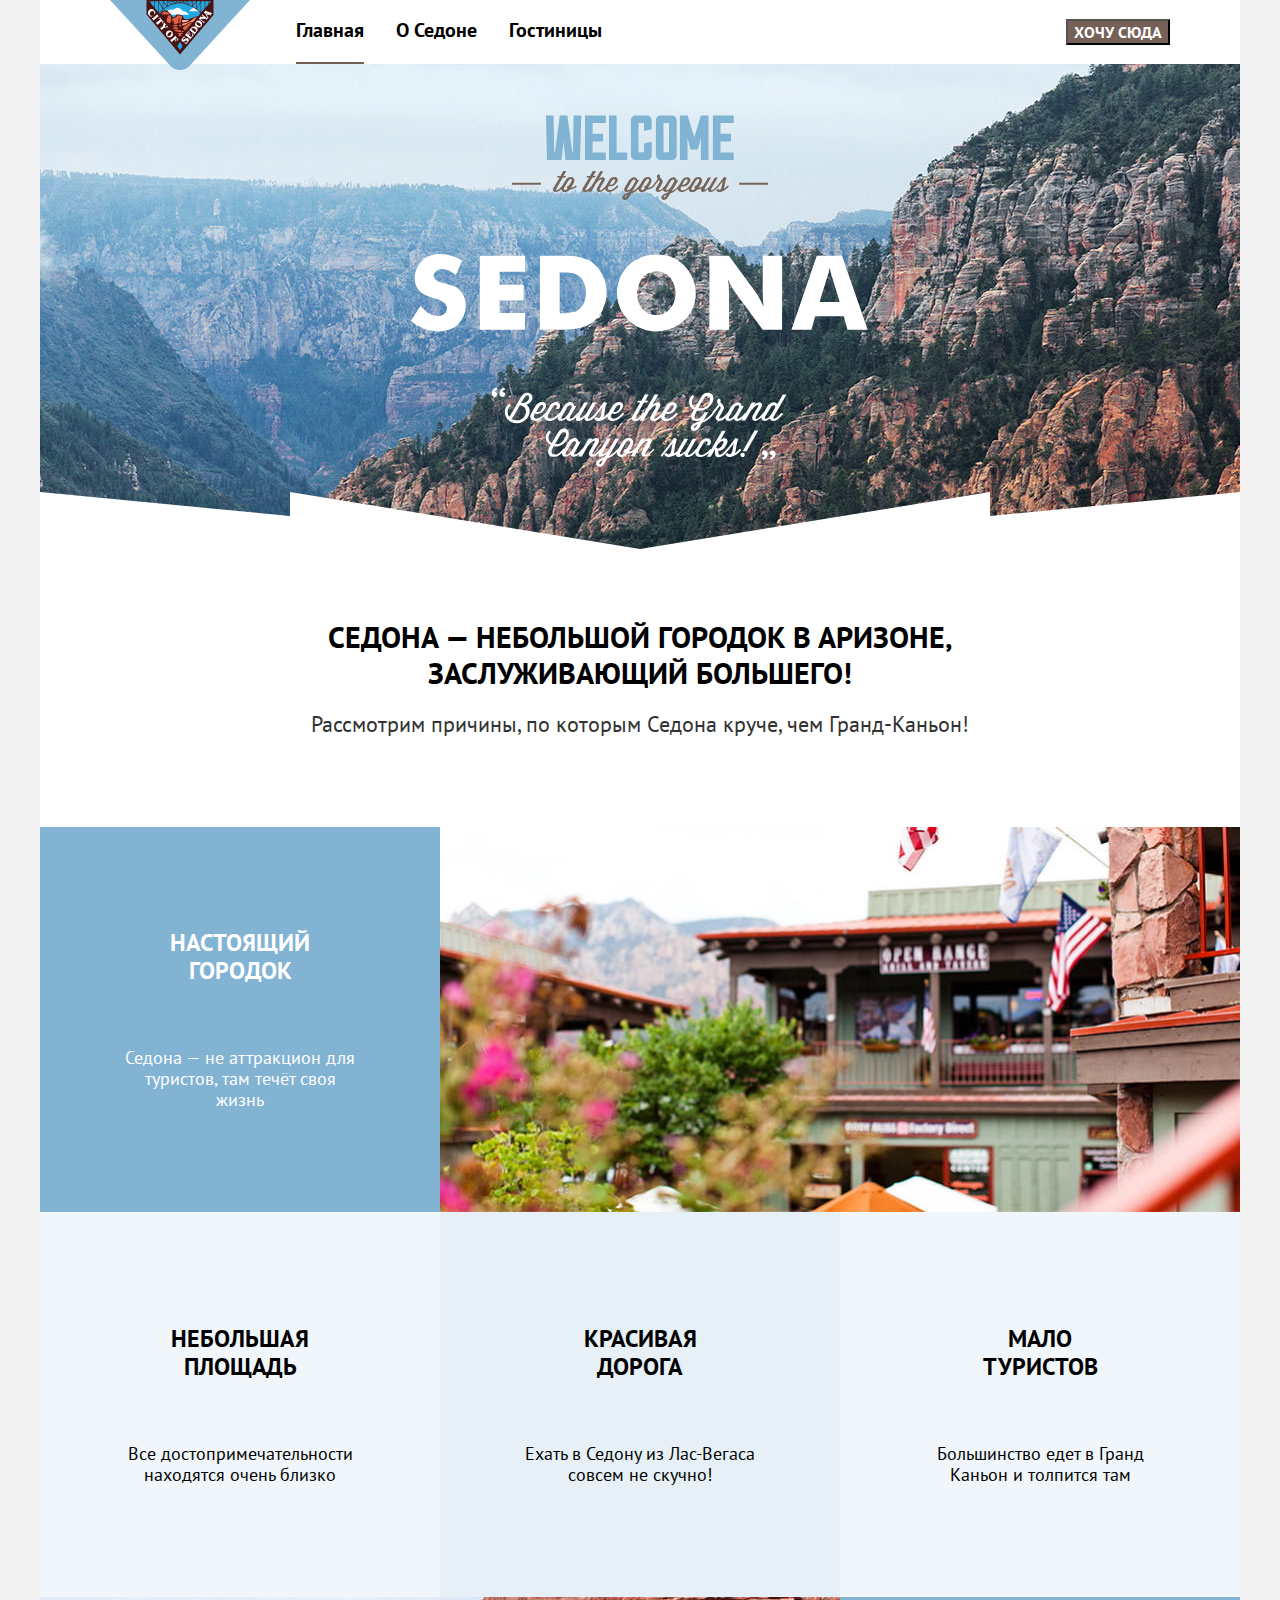
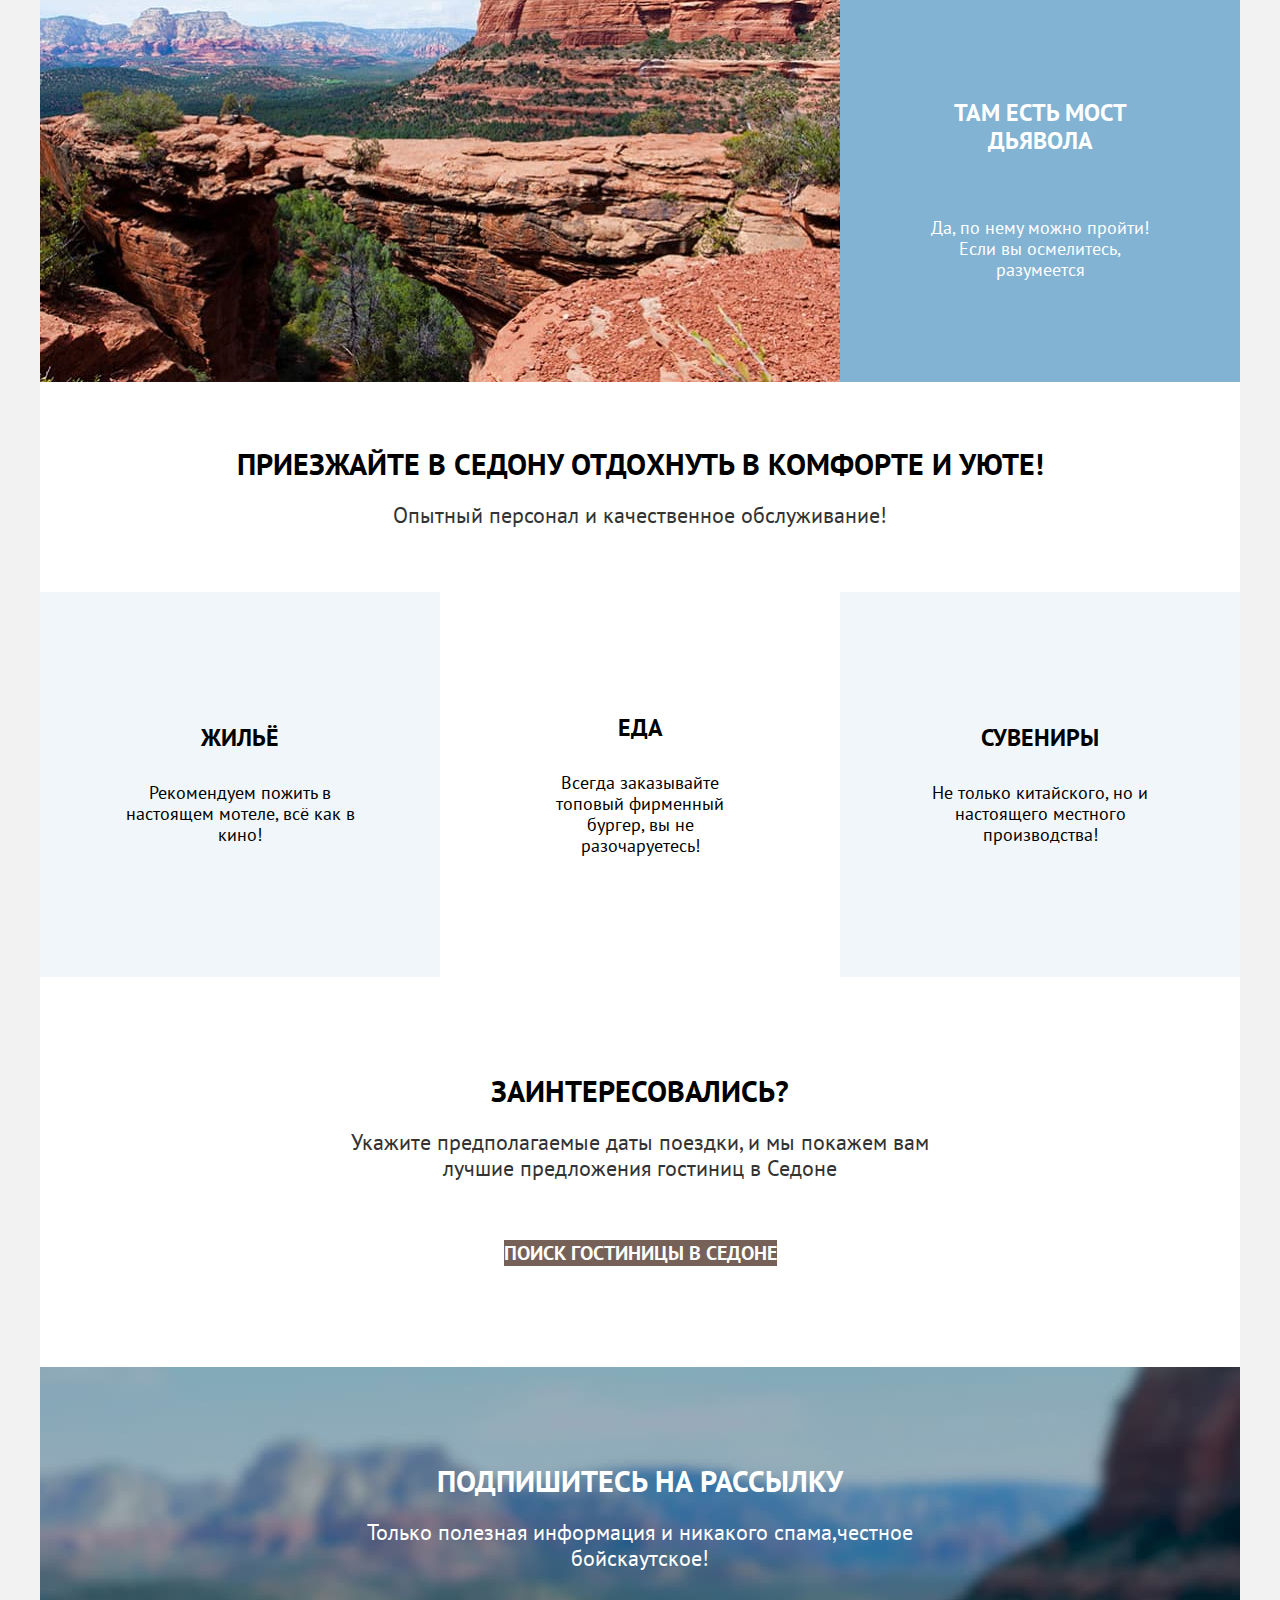
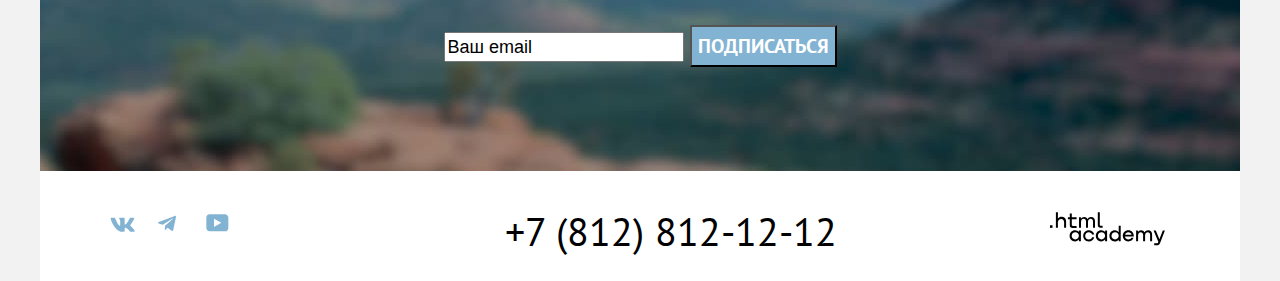
<file: index.html>
<!DOCTYPE html>
<html lang="ru">

  <head>
    <meta charset="utf-8">
    <title>Добро пожаловать в Седону</title>
    <link rel="stylesheet" href="styles/styles.css">
  </head>

  <body>
    <div class="container">
      <header class="page-header">
        <a class="logo"><img width="140" height="70" src="images/logo.svg" alt="Логотип сайта"></a>
        <nav class="navigation">
          <ul class="navigation-list">
            <li class="navigation-item active">
              <a class="navigation-link">Главная</a>
            </li>
            <li class="navigation-item">
              <a class="navigation-link" href="#">О Седоне</a>
            </li>
            <li class="navigation-item">
              <a class="navigation-link" href="catalog.html">Гостиницы</a>
            </li>
          </ul>
        </nav>

        <ul class="actions-list">
          <li class="action-item">
            <a>
              <span class="visually-hidden">Поиск</span>
            </a>
          </li>
          <li class="action-item">
            <a>
              <span class="visually-hidden">Избранное</span>
              <!--<div class="fav-count">12</div>-->
            </a>
          </li>
          <li class="action-item">
            <button type="button" class="button main">
              Хочу сюда
            </button>
          </li>
        </ul>
      </header>
      <main class="main-container page-index">
        <section class="welcome">
          <h1 class="visually-hidden">Добро пожаловать в Седону</h1>
          <img class="welcome-logo" src="images/welcome.svg" width="458" height="352" alt="Большой логотип города Седоны">
        </section>
        <section class="city-advantages">
          <header class="city-advantages-header">
            <h2 class="section-caption">Седона — небольшой городок в Аризоне,<br>заслуживающий большего!</h2>
            <p class="section-text">Рассмотрим причины, по которым Седона круче, чем Гранд-Каньон!</p>
          </header>
          <ul class="city-advantages-list">
            <li class="city-advantages-item item-color">
              <h3>Настоящий<br>городок</h3>
              <p>
                Седона — не аттракцион для туристов, там течёт своя жизнь
              </p>
            </li>
            <li class="city-advantages-item item-picture">
              <img src="images/photo-1.jpg" width="800" height="385" alt="Уютные улицы Седоны">
            </li>
            <li class="city-advantages-item">
              <h3>Небольшая площадь</h3>
              <p>
                Все достопримечательности находятся очень близко
              </p>
            </li>
            <li class="city-advantages-item item-variance">
              <h3>Красивая дорога</h3>
              <p>
                Ехать в Седону из Лас-Вегаса совсем не скучно!
              </p>
            </li>
            <li class="city-advantages-item">
              <h3>Мало туристов</h3>
              <p>
                Большинство едет в Гранд Каньон и толпится там
              </p>
            </li>
            <li class="city-advantages-item item-picture">
              <img src="images/photo-2.jpg" width="800" height="385" alt="Изображение каньона Седоны">
            </li>
            <li class="city-advantages-item item-color">
              <h3>Там есть мост дьявола</h3>
              <p>
                Да, по нему можно пройти! Если вы осмелитесь, разумеется
              </p>
            </li>
          </ul>
        </section>
        <section class="visit-advantages">
          <header class="visit-advantages-header">
            <h2 class="section-caption">Приезжайте в Седону отдохнуть в комфорте и уюте!</h2>
            <p class="section-text">Опытный персонал и качественное обслуживание!</p>
          </header>
          <ul class="visit-advantages-list">
            <li class="visit-advantages-item">
              <h3>Жильё</h3>
              <p>
                Рекомендуем пожить в настоящем мотеле, всё как в кино!
              </p>
            </li>
            <li class="visit-advantages-item visit-advantages-whitebox">
              <h3>Еда</h3>
              <p>
                Всегда заказывайте топовый фирменный бургер, вы не разочаруетесь!
              </p>
            </li>
            <li class="visit-advantages-item">
              <h3>Сувениры</h3>
              <p>
                Не только китайского, но и настоящего местного производства!
              </p>
            </li>
          </ul>
        </section>
        <section class="hotel-search">
          <h2 class="section-caption">Заинтересовались?</h2>
          <p class="section-text">Укажите предполагаемые даты поездки, и мы покажем вам лучшие предложения гостиниц в
            Седоне</p>
          <a class="button main" href="catalog.html">Поиск гостиницы в Седоне</a>
        </section>
        <section class="subscribe">
          <header>
            <h2 class="section-caption">Подпишитесь на рассылку</h2>
            <p class="section-text">Только полезная информация и никакого спама,честное бойскаутское!</p>
          </header>
          <form class="subscribe-form" action="http://echo.htmlacademy.ru" method="post">
            <input class="subscribe-email" name="email" type="email" placeholder="Ваш email">
            <button type="submit" class="button action">Подписаться</button>
          </form>
        </section>
      </main>
      <footer class="page-footer">
        <section class="footer-social">
          <h2 class="visually-hidden">Социальные сети</h2>
          <ul class="footer-social-list">
            <li class="footer-social-item">
              <a href="https://vk.com/htmlacademy">
                <img src="images/icons/vk.svg" width="25" height="15" alt="Логотип ВКонтакте">
                <span class="visually-hidden">ВКонтакте</span>
              </a>
            </li>
            <li class="footer-social-item">
              <a href="https://t.me/htmlacademy ">
                <img src="images/icons/telegram.svg" width="18" height="17" alt="Логотип Телеграм">
                <span class="visually-hidden">Телеграм</span>
              </a>
            </li>
            <li class="footer-social-item">
              <a href="https://www.youtube.com/user/htmlacademyru">
                <img src="images/icons/youtube.svg" width="23" height="18" alt="Логотип Youtube">
                <span class="visually-hidden">Youtube</span>
              </a>
            </li>
          </ul>
        </section>
        <section class="footer-contacts">
          <h2 class="visually-hidden">Контакты</h2>
          <address>
            <a class="footer-contact-phone" href="tel:+78128121212">+7 (812) 812-12-12</a>
          </address>
        </section>
        <section class="footer-copyright">
          <h2 class="visually-hidden">Создатель сайта</h2>
          <a href="https://htmlacademy.ru/">
            <img src="images/logo-htmlacademy.svg" width="115" height="34" alt="Логотип сайта Htmlacademy">
            <span class="visually-hidden">Логотип htmlacademy</span>
          </a>
        </section>
      </footer>
    </div>
  </body>

</html>
</file>
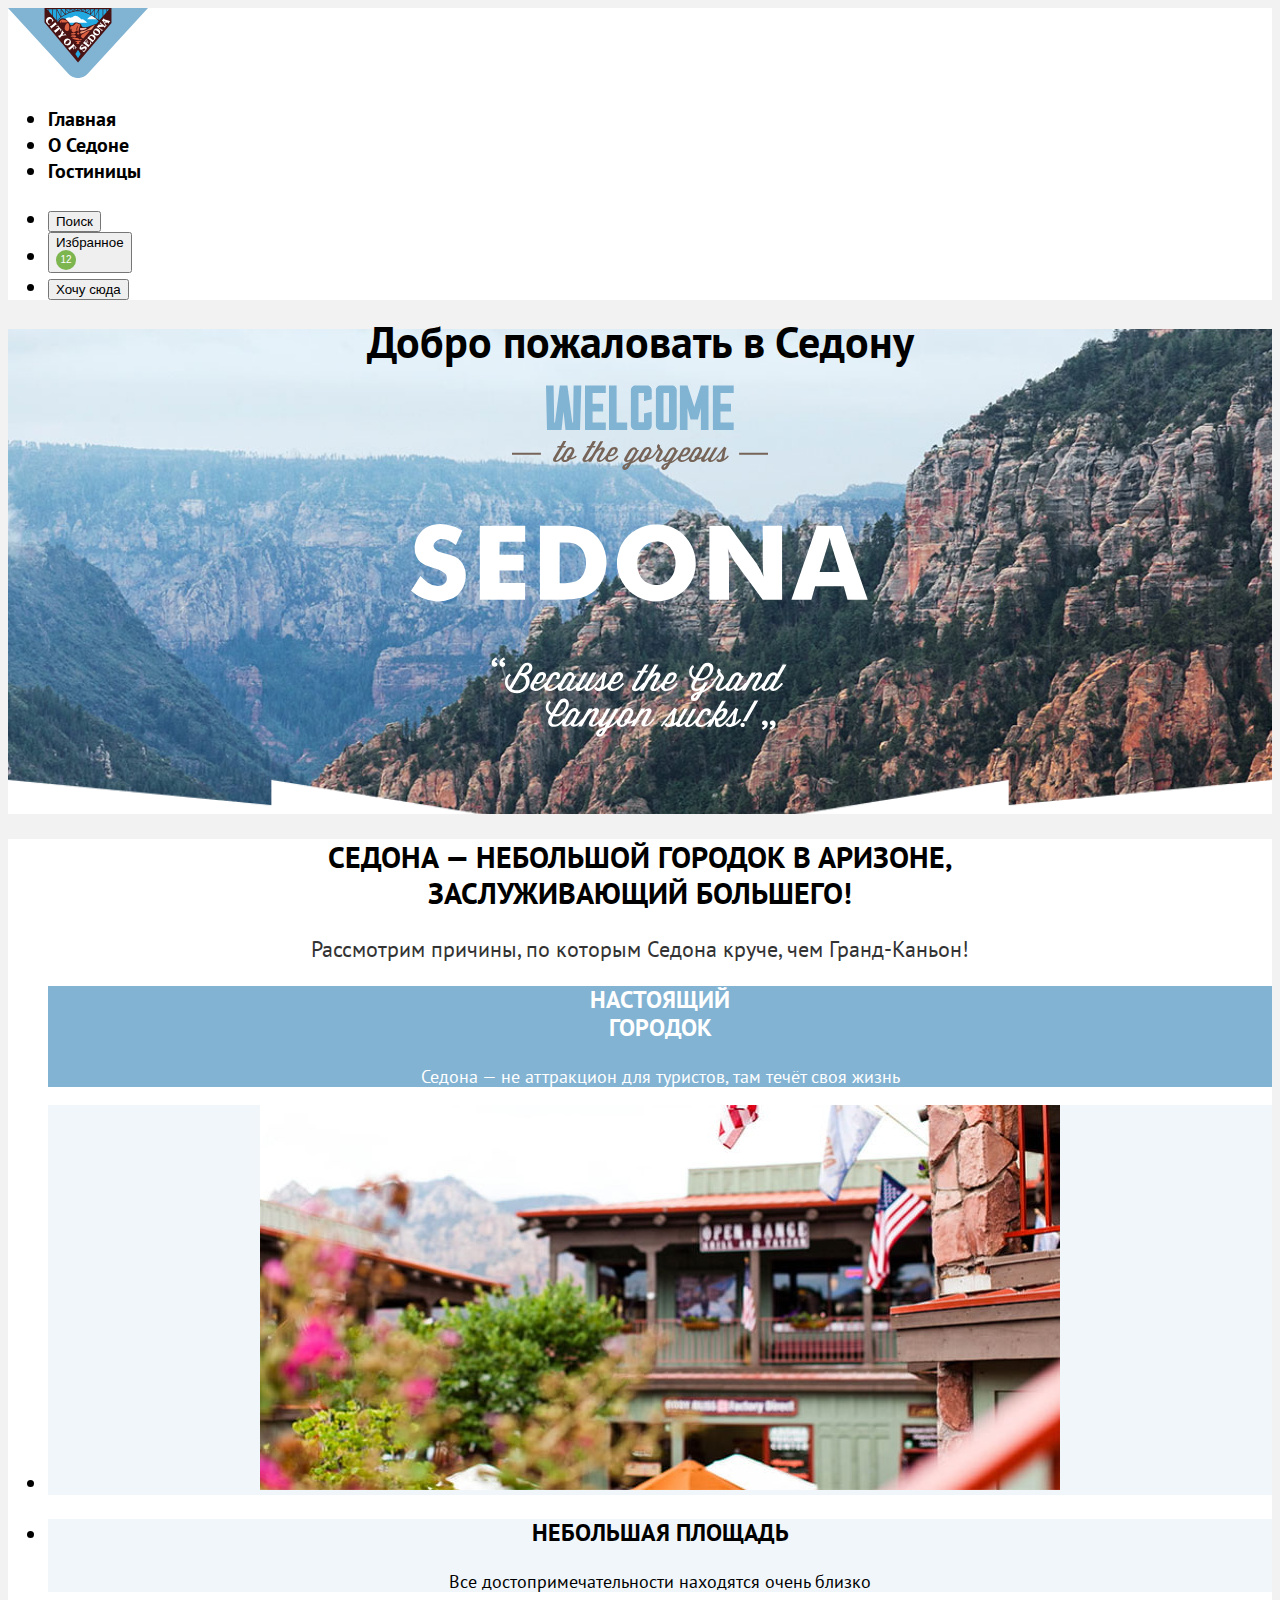
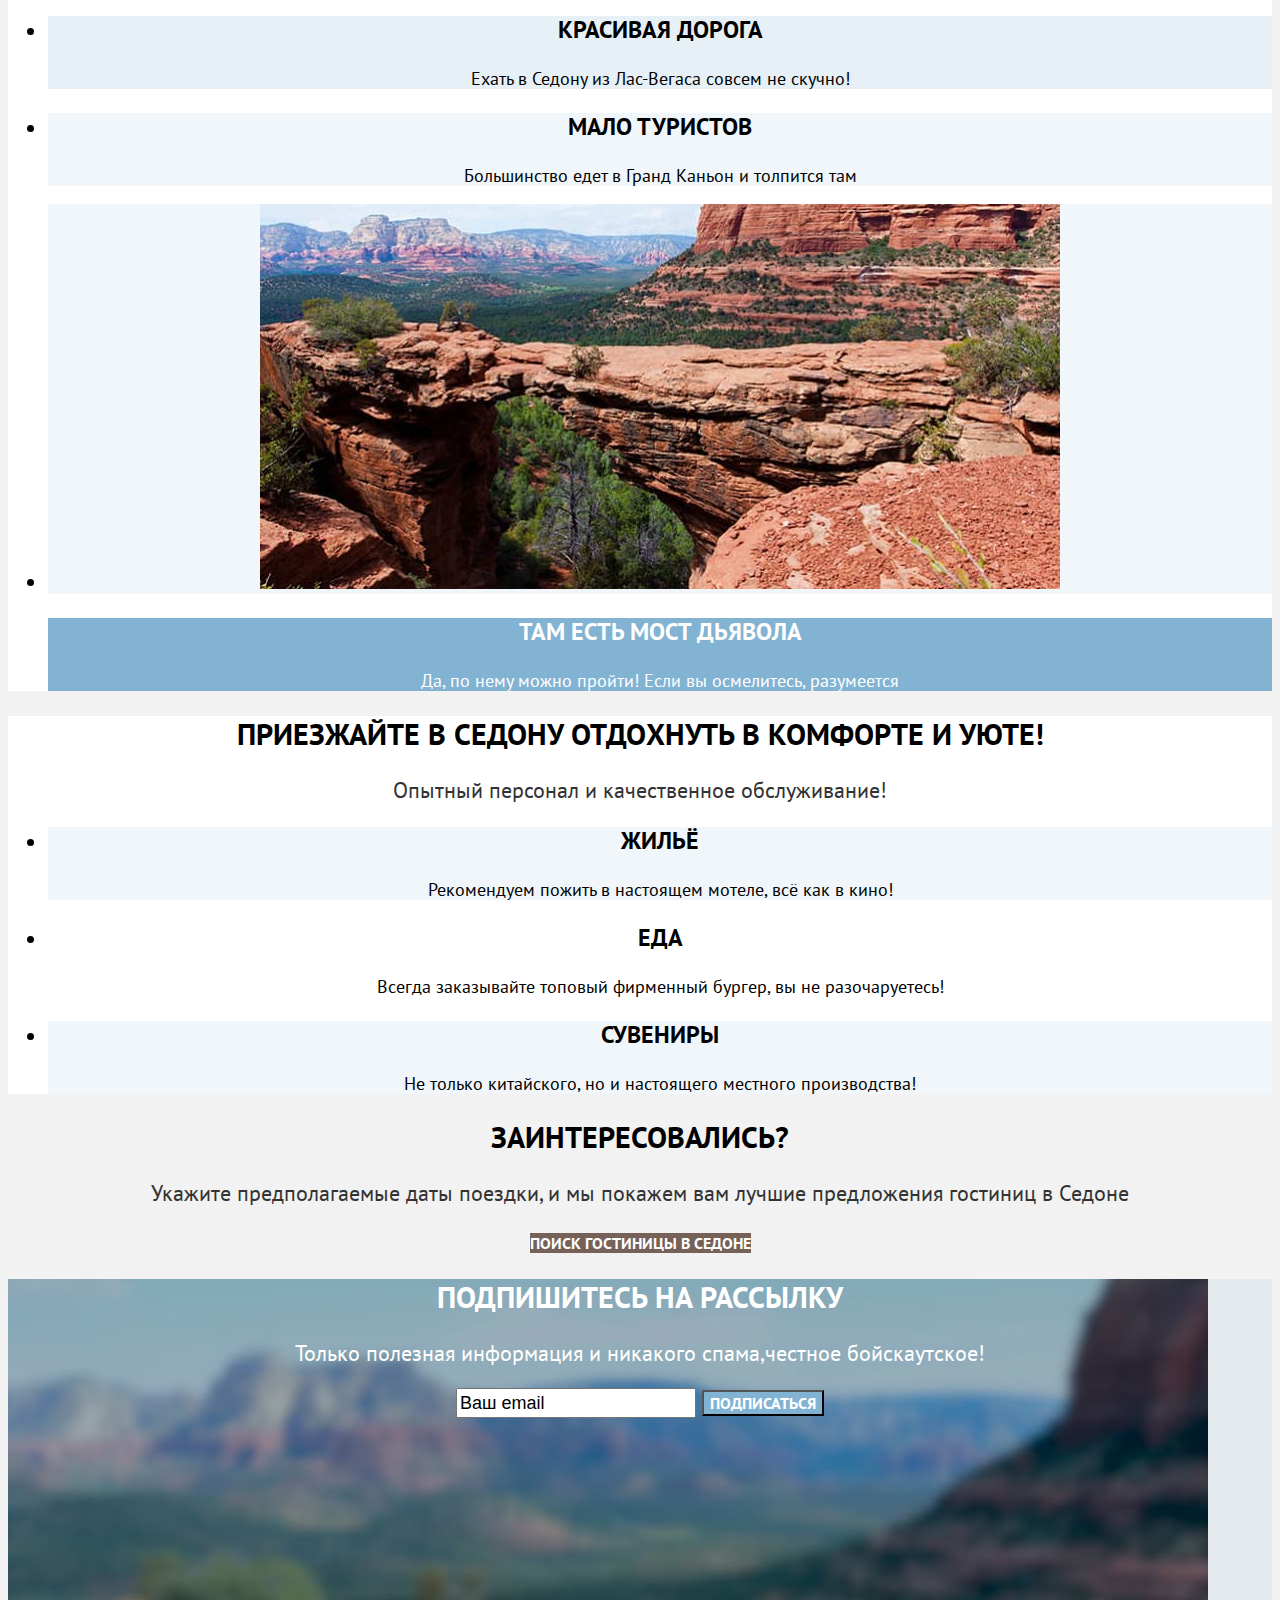
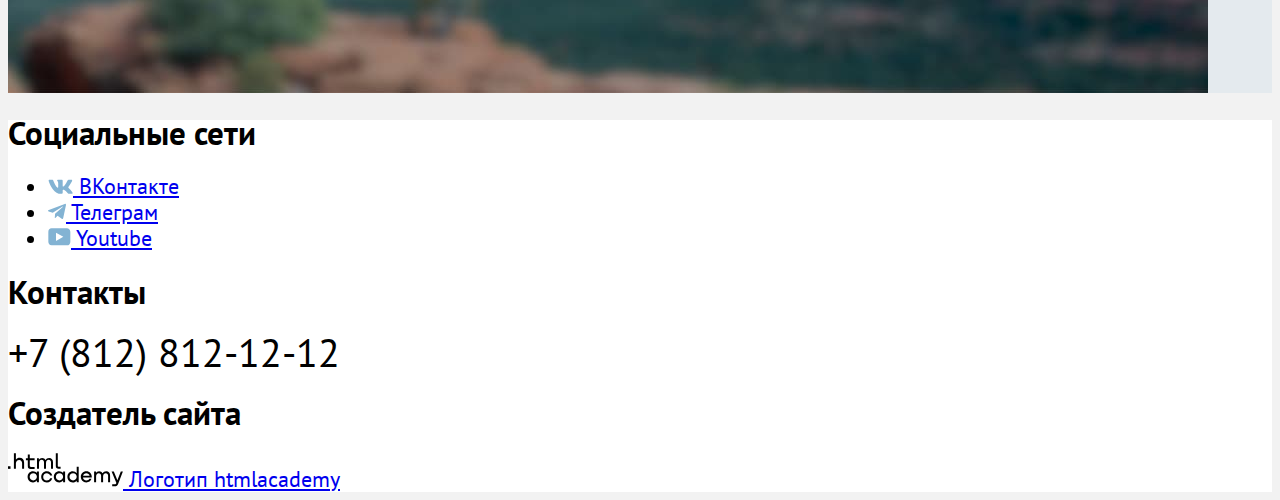
<file: 4/index.html>
<!DOCTYPE html>
<html lang="ru">
  <head>
    <meta charset="utf-8">
    <title>Добро пожаловать в Седону</title>
    <link rel="stylesheet" href="styles/styles.css">
    <base href="https://htmlacademy-univer-htmlcss-1.github.io/2678781-sedona-2/4/">
</head>
  <body>
    <header class="page-header">
      <a><img width="140" height="70" src="images/logo.svg" alt="Логотип сайта"></a>
      <nav class="navigation">
        <ul class="navigation-list">
          <li class="navigation-item">
            <a class="navigation-link">Главная</a>
          </li>
          <li class="navigation-item">
            <a class="navigation-link" href="#">О Седоне</a>
          </li>
          <li class="navigation-item">
            <a class="navigation-link" href="catalog.html">Гостиницы</a>
          </li>
        </ul>
      </nav>
      <ul class="actions-list">
        <li class="action-item">
          <button>
            <span class="visually-hidden">Поиск</span>
          </button>
        </li>
        <li class="action-item">
          <button>
            <span class="visually-hidden">Избранное</span>
            <div class="fav-count">12</div>
          </button>
        </li>
        <li class="action-item">
          <button>
            Хочу сюда
          </button>
        </li>
      </ul>
    </header>
    <main class="page-index">
      <section class="welcome">
        <h1 class="visually-hidden">Добро пожаловать в Седону</h1>
        <img src="images/welcome.svg" width="458" height="352" alt="Большой логотип города Седоны">
      </section>
      <section class="city-advantages">
        <header class="city-advantages-header">
          <h2 class="section-caption">Седона — небольшой городок в Аризоне,<br>заслуживающий большего!</h2>
          <p class="section-text">Рассмотрим причины, по которым Седона круче, чем Гранд-Каньон!</p>
        </header>
        <ul class="city-advantages-list">
          <li class="city-advantages-item item-color">
            <h3>Настоящий<br>городок</h3>
            <p>
              Седона — не аттракцион для туристов, там течёт своя жизнь
            </p>
          </li>
          <li class="city-advantages-item item-picture">
            <img src="images/photo-1.jpg" width="800" height="385" alt="Уютные улицы Седоны">
          </li>
          <li class="city-advantages-item">
            <h3>Небольшая площадь</h3>
            <p>
              Все достопримечательности находятся очень близко
            </p>
          </li>
          <li class="city-advantages-item item-variance">
            <h3>Красивая дорога</h3>
            <p>
              Ехать в Седону из Лас-Вегаса совсем не скучно!
            </p>
          </li>
          <li class="city-advantages-item">
            <h3>Мало туристов</h3>
            <p>
              Большинство едет в Гранд Каньон и толпится там
            </p>
          </li>
          <li class="city-advantages-item item-picture">
            <img src="images/photo-2.jpg" width="800" height="385" alt="Изображение каньона Седоны">
          </li>
          <li class="city-advantages-item item-color" >
            <h3>Там есть мост дьявола</h3>
            <p>
              Да, по нему можно пройти! Если вы осмелитесь, разумеется
            </p>
          </li>
        </ul>
      </section>
      <section class="visit-advantages">
        <header class="visit-advantages-header">
          <h2 class="section-caption">Приезжайте в Седону отдохнуть в комфорте и уюте!</h2>
          <p class="section-text">Опытный персонал и качественное обслуживание!</p>
        </header>
        <ul class="visit-advantages-list">
          <li class="visit-advantages-item">
            <h3>Жильё</h3>
            <p>
              Рекомендуем пожить в настоящем мотеле, всё как в кино!
            </p>
          </li>
          <li class="visit-advantages-item visit-advantages-whitebox">
            <h3>Еда</h3>
            <p>
              Всегда заказывайте топовый фирменный бургер, вы не разочаруетесь!
            </p>
          </li>
          <li class="visit-advantages-item">
            <h3>Сувениры</h3>
            <p>
              Не только китайского, но и настоящего местного производства!
            </p>
          </li>
        </ul>
      </section>
      <section class="hotel-search">
        <h2 class="section-caption">Заинтересовались?</h2>
        <p class="section-text">Укажите предполагаемые даты поездки, и мы покажем вам лучшие предложения гостиниц в Седоне</p>
        <a class="button main" href="catalog.html">Поиск гостиницы в Седоне</a>
      </section>
      <section class="subscribe">
        <header>
          <h2 class="section-caption">Подпишитесь на рассылку</h2>
          <p class="section-text">Только полезная информация и никакого спама,честное бойскаутское!</p>
        </header>
        <form class="subscribe-form" action="http://echo.htmlacademy.ru" method="post">
          <input class="subscribe-email" name="email" type="email" placeholder="Ваш email">
          <button type="submit" class="button action">Подписаться</button>
        </form>
      </section>
    </main>
    <footer class="page-footer">
      <section class="footer-social">
        <h2 class="visually-hidden">Социальные сети</h2>
        <ul class="footer-social-list">
          <li class="footer-social-item">
            <a href="https://vk.com/htmlacademy">
              <img src="images/icons/vk.svg" width="25" height="15" alt="Логотип ВКонтакте">
              <span class="visually-hidden">ВКонтакте</span>
            </a>
          </li>
          <li class="footer-social-item">
            <a href="https://t.me/htmlacademy ">
              <img src="images/icons/telegram.svg" width="18" height="17" alt="Логотип Телеграм">
              <span class="visually-hidden">Телеграм</span>
            </a>
          </li>
          <li class="footer-social-item">
            <a href="https://www.youtube.com/user/htmlacademyru">
              <img src="images/icons/youtube.svg" width="23" height="18" alt="Логотип Youtube">
              <span class="visually-hidden">Youtube</span>
            </a>
          </li>
        </ul>
      </section>
      <section class="footer-contacts">
        <h2 class="visually-hidden">Контакты</h2>
        <address>
          <a class="footer-contact-phone" href="tel:+78128121212">+7 (812) 812-12-12</a>
        </address>
      </section>
      <section class="footer-copyright">
        <h2 class="visually-hidden">Создатель сайта</h2>
        <a href="https://htmlacademy.ru/">
          <img src="images/logo-htmlacademy.svg" width="115" height="34" alt="Логотип сайта Htmlacademy">
          <span class="visually-hidden">Логотип htmlacademy</span>
        </a>
      </section>
    </footer>
  </body>
</html>
</file>
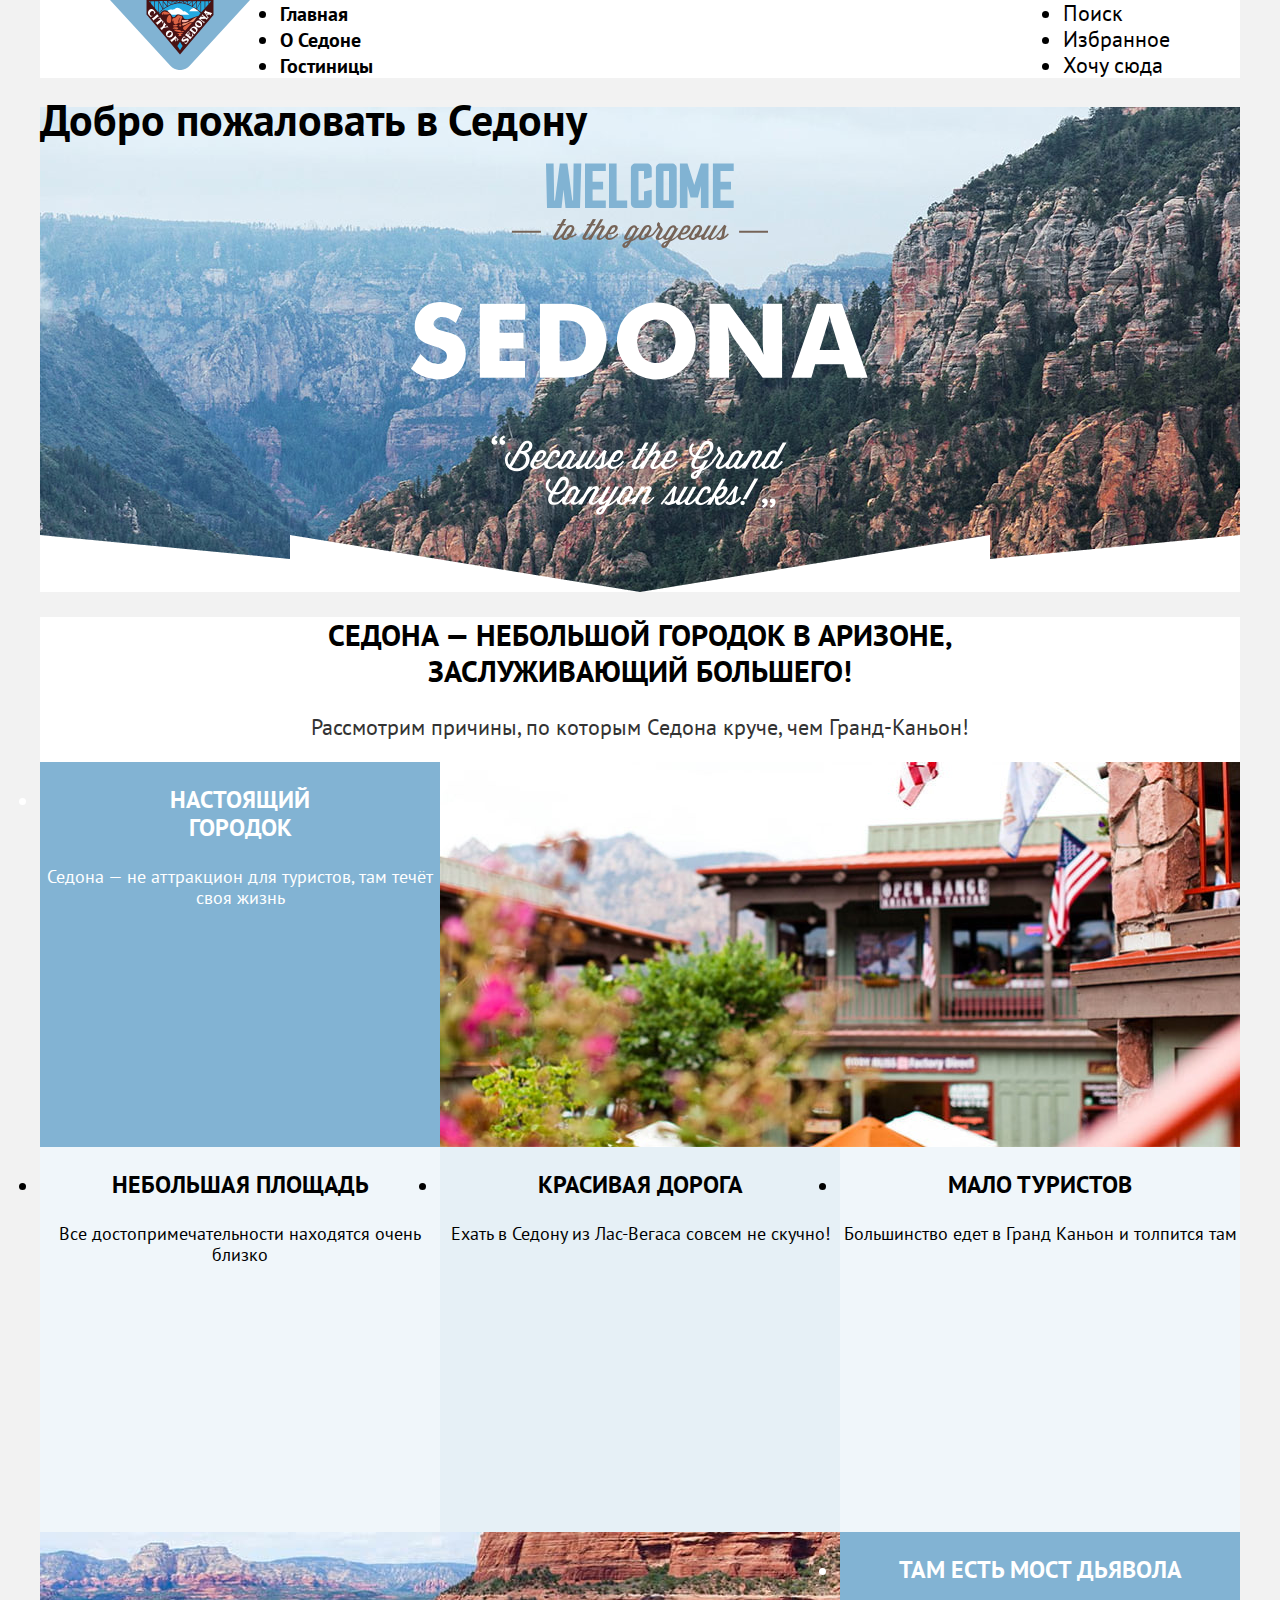
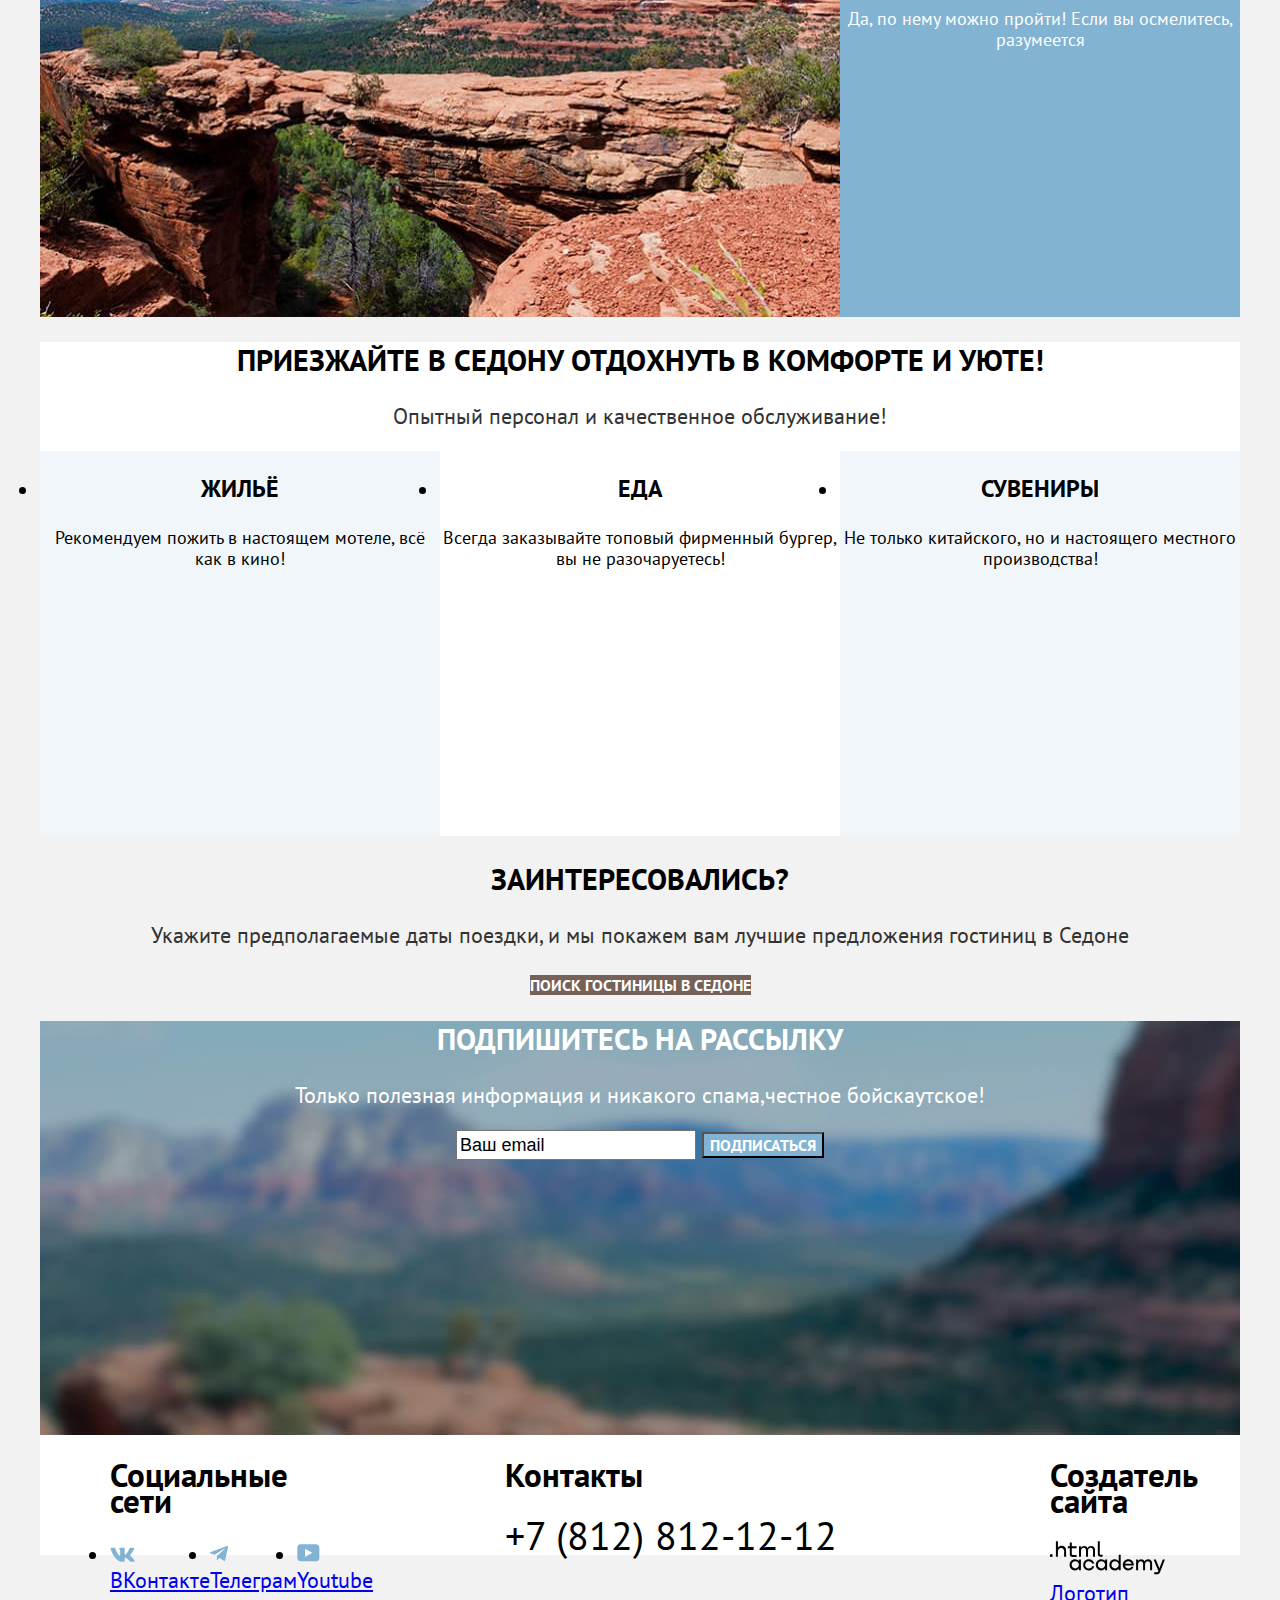
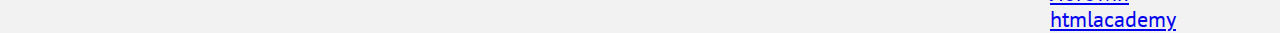
<file: 5/index.html>
<!DOCTYPE html>
<html lang="ru">

  <head>
    <meta charset="utf-8">
    <title>Добро пожаловать в Седону</title>
    <link rel="stylesheet" href="styles/styles.css">
    <base href="https://htmlacademy-univer-htmlcss-1.github.io/2678781-sedona-2/5/">
</head>

  <body>
    <div class="container">
      <header class="page-header">
        <a class="logo"><img width="140" height="70" src="images/logo.svg" alt="Логотип сайта"></a>
        <nav class="navigation">
          <ul class="navigation-list">
            <li class="navigation-item">
              <a class="navigation-link">Главная</a>
            </li>
            <li class="navigation-item">
              <a class="navigation-link" href="#">О Седоне</a>
            </li>
            <li class="navigation-item">
              <a class="navigation-link" href="catalog.html">Гостиницы</a>
            </li>
          </ul>
        </nav>

        <ul class="actions-list">
          <li class="action-item">
            <a>
              <span class="visually-hidden">Поиск</span>
            </a>
          </li>
          <li class="action-item">
            <a>
              <span class="visually-hidden">Избранное</span>
            </a>
          </li>
          <li class="action-item">
            <a>
              Хочу сюда
            </a>
          </li>
        </ul>
      </header>
      <main class="main-container page-index">
        <section class="welcome">
          <h1 class="visually-hidden">Добро пожаловать в Седону</h1>
          <img class="welcome-logo" src="images/welcome.svg" width="458" height="352" alt="Большой логотип города Седоны">
        </section>
        <section class="city-advantages">
          <header class="city-advantages-header">
            <h2 class="section-caption">Седона — небольшой городок в Аризоне,<br>заслуживающий большего!</h2>
            <p class="section-text">Рассмотрим причины, по которым Седона круче, чем Гранд-Каньон!</p>
          </header>
          <ul class="city-advantages-list">
            <li class="city-advantages-item item-color">
              <h3>Настоящий<br>городок</h3>
              <p>
                Седона — не аттракцион для туристов, там течёт своя жизнь
              </p>
            </li>
            <li class="city-advantages-item item-picture">
              <img src="images/photo-1.jpg" width="800" height="385" alt="Уютные улицы Седоны">
            </li>
            <li class="city-advantages-item">
              <h3>Небольшая площадь</h3>
              <p>
                Все достопримечательности находятся очень близко
              </p>
            </li>
            <li class="city-advantages-item item-variance">
              <h3>Красивая дорога</h3>
              <p>
                Ехать в Седону из Лас-Вегаса совсем не скучно!
              </p>
            </li>
            <li class="city-advantages-item">
              <h3>Мало туристов</h3>
              <p>
                Большинство едет в Гранд Каньон и толпится там
              </p>
            </li>
            <li class="city-advantages-item item-picture">
              <img src="images/photo-2.jpg" width="800" height="385" alt="Изображение каньона Седоны">
            </li>
            <li class="city-advantages-item item-color">
              <h3>Там есть мост дьявола</h3>
              <p>
                Да, по нему можно пройти! Если вы осмелитесь, разумеется
              </p>
            </li>
          </ul>
        </section>
        <section class="visit-advantages">
          <header class="visit-advantages-header">
            <h2 class="section-caption">Приезжайте в Седону отдохнуть в комфорте и уюте!</h2>
            <p class="section-text">Опытный персонал и качественное обслуживание!</p>
          </header>
          <ul class="visit-advantages-list">
            <li class="visit-advantages-item">
              <h3>Жильё</h3>
              <p>
                Рекомендуем пожить в настоящем мотеле, всё как в кино!
              </p>
            </li>
            <li class="visit-advantages-item visit-advantages-whitebox">
              <h3>Еда</h3>
              <p>
                Всегда заказывайте топовый фирменный бургер, вы не разочаруетесь!
              </p>
            </li>
            <li class="visit-advantages-item">
              <h3>Сувениры</h3>
              <p>
                Не только китайского, но и настоящего местного производства!
              </p>
            </li>
          </ul>
        </section>
        <section class="hotel-search">
          <h2 class="section-caption">Заинтересовались?</h2>
          <p class="section-text">Укажите предполагаемые даты поездки, и мы покажем вам лучшие предложения гостиниц в
            Седоне</p>
          <a class="button main" href="catalog.html">Поиск гостиницы в Седоне</a>
        </section>
        <section class="subscribe">
          <header>
            <h2 class="section-caption">Подпишитесь на рассылку</h2>
            <p class="section-text">Только полезная информация и никакого спама,честное бойскаутское!</p>
          </header>
          <form class="subscribe-form" action="http://echo.htmlacademy.ru" method="post">
            <input class="subscribe-email" name="email" type="email" placeholder="Ваш email">
            <button type="submit" class="button action">Подписаться</button>
          </form>
        </section>
      </main>
      <footer class="page-footer">
        <section class="footer-social">
          <h2 class="visually-hidden">Социальные сети</h2>
          <ul class="footer-social-list">
            <li class="footer-social-item">
              <a href="https://vk.com/htmlacademy">
                <img src="images/icons/vk.svg" width="25" height="15" alt="Логотип ВКонтакте">
                <span class="visually-hidden">ВКонтакте</span>
              </a>
            </li>
            <li class="footer-social-item">
              <a href="https://t.me/htmlacademy ">
                <img src="images/icons/telegram.svg" width="18" height="17" alt="Логотип Телеграм">
                <span class="visually-hidden">Телеграм</span>
              </a>
            </li>
            <li class="footer-social-item">
              <a href="https://www.youtube.com/user/htmlacademyru">
                <img src="images/icons/youtube.svg" width="23" height="18" alt="Логотип Youtube">
                <span class="visually-hidden">Youtube</span>
              </a>
            </li>
          </ul>
        </section>
        <section class="footer-contacts">
          <h2 class="visually-hidden">Контакты</h2>
          <address>
            <a class="footer-contact-phone" href="tel:+78128121212">+7 (812) 812-12-12</a>
          </address>
        </section>
        <section class="footer-copyright">
          <h2 class="visually-hidden">Создатель сайта</h2>
          <a href="https://htmlacademy.ru/">
            <img src="images/logo-htmlacademy.svg" width="115" height="34" alt="Логотип сайта Htmlacademy">
            <span class="visually-hidden">Логотип htmlacademy</span>
          </a>
        </section>
      </footer>
    </div>
  </body>

</html>
</file>
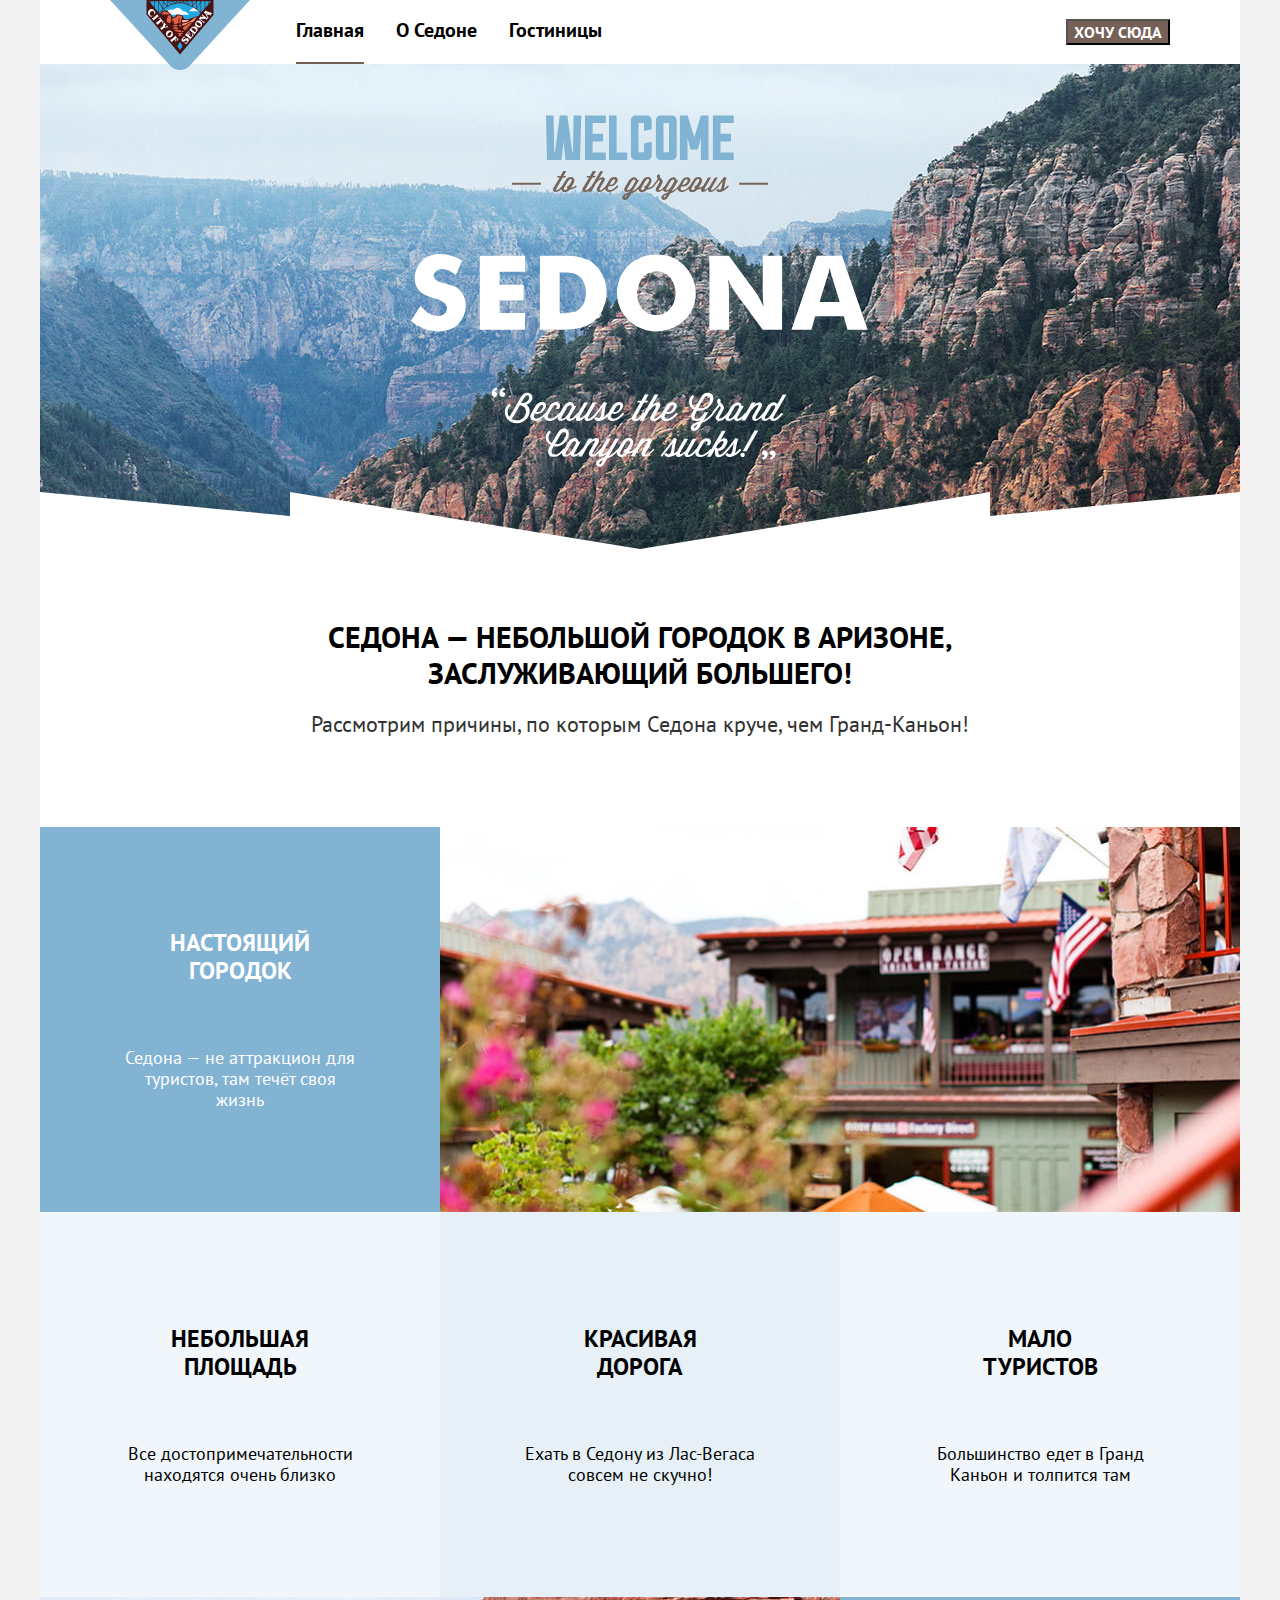
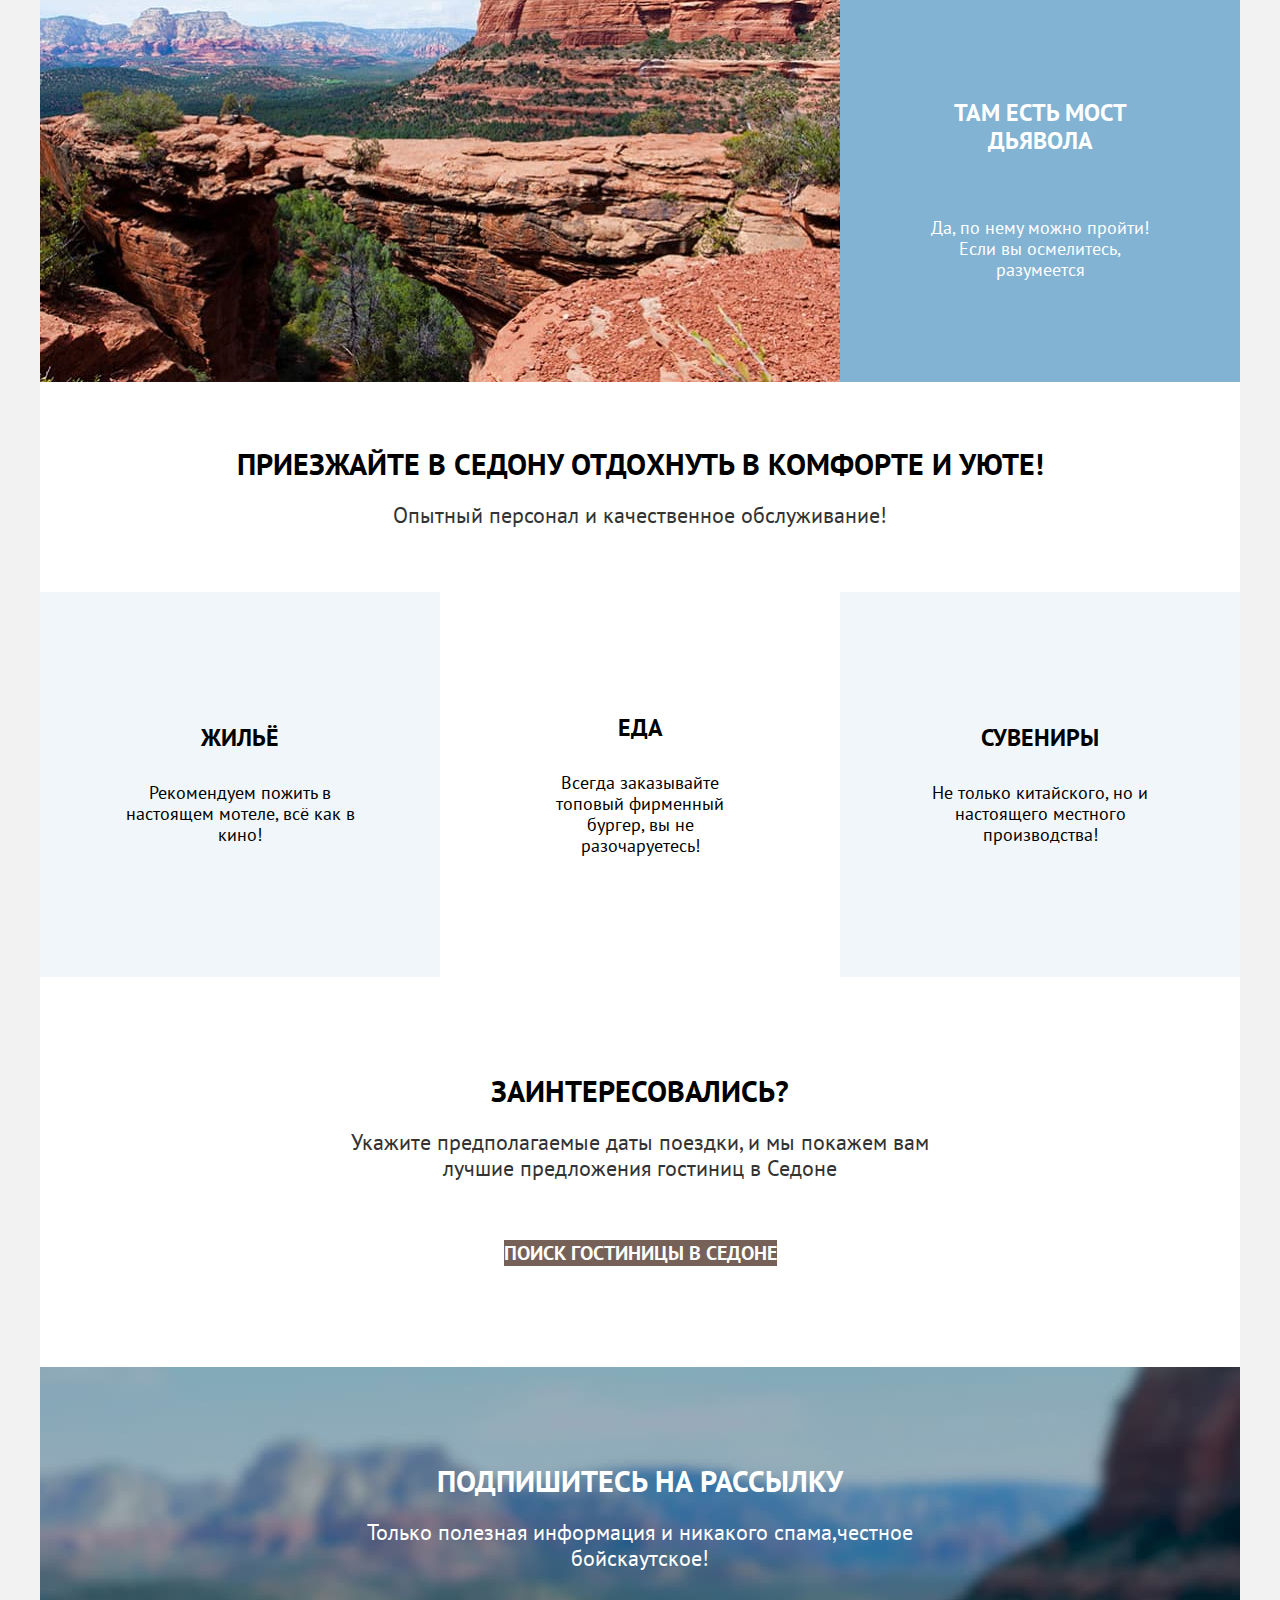
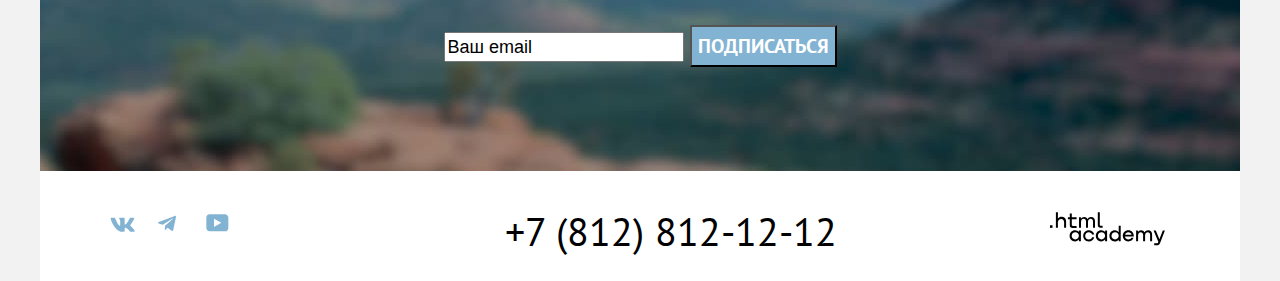
<file: 6/index.html>
<!DOCTYPE html>
<html lang="ru">

  <head>
    <meta charset="utf-8">
    <title>Добро пожаловать в Седону</title>
    <link rel="stylesheet" href="styles/styles.css">
    <base href="https://htmlacademy-univer-htmlcss-1.github.io/2678781-sedona-2/6/">
</head>

  <body>
    <div class="container">
      <header class="page-header">
        <a class="logo"><img width="140" height="70" src="images/logo.svg" alt="Логотип сайта"></a>
        <nav class="navigation">
          <ul class="navigation-list">
            <li class="navigation-item active">
              <a class="navigation-link">Главная</a>
            </li>
            <li class="navigation-item">
              <a class="navigation-link" href="#">О Седоне</a>
            </li>
            <li class="navigation-item">
              <a class="navigation-link" href="catalog.html">Гостиницы</a>
            </li>
          </ul>
        </nav>

        <ul class="actions-list">
          <li class="action-item">
            <a>
              <span class="visually-hidden">Поиск</span>
            </a>
          </li>
          <li class="action-item">
            <a>
              <span class="visually-hidden">Избранное</span>
              <!--<div class="fav-count">12</div>-->
            </a>
          </li>
          <li class="action-item">
            <button type="button" class="button main">
              Хочу сюда
            </button>
          </li>
        </ul>
      </header>
      <main class="main-container page-index">
        <section class="welcome">
          <h1 class="visually-hidden">Добро пожаловать в Седону</h1>
          <img class="welcome-logo" src="images/welcome.svg" width="458" height="352" alt="Большой логотип города Седоны">
        </section>
        <section class="city-advantages">
          <header class="city-advantages-header">
            <h2 class="section-caption">Седона — небольшой городок в Аризоне,<br>заслуживающий большего!</h2>
            <p class="section-text">Рассмотрим причины, по которым Седона круче, чем Гранд-Каньон!</p>
          </header>
          <ul class="city-advantages-list">
            <li class="city-advantages-item item-color">
              <h3>Настоящий<br>городок</h3>
              <p>
                Седона — не аттракцион для туристов, там течёт своя жизнь
              </p>
            </li>
            <li class="city-advantages-item item-picture">
              <img src="images/photo-1.jpg" width="800" height="385" alt="Уютные улицы Седоны">
            </li>
            <li class="city-advantages-item">
              <h3>Небольшая площадь</h3>
              <p>
                Все достопримечательности находятся очень близко
              </p>
            </li>
            <li class="city-advantages-item item-variance">
              <h3>Красивая дорога</h3>
              <p>
                Ехать в Седону из Лас-Вегаса совсем не скучно!
              </p>
            </li>
            <li class="city-advantages-item">
              <h3>Мало туристов</h3>
              <p>
                Большинство едет в Гранд Каньон и толпится там
              </p>
            </li>
            <li class="city-advantages-item item-picture">
              <img src="images/photo-2.jpg" width="800" height="385" alt="Изображение каньона Седоны">
            </li>
            <li class="city-advantages-item item-color">
              <h3>Там есть мост дьявола</h3>
              <p>
                Да, по нему можно пройти! Если вы осмелитесь, разумеется
              </p>
            </li>
          </ul>
        </section>
        <section class="visit-advantages">
          <header class="visit-advantages-header">
            <h2 class="section-caption">Приезжайте в Седону отдохнуть в комфорте и уюте!</h2>
            <p class="section-text">Опытный персонал и качественное обслуживание!</p>
          </header>
          <ul class="visit-advantages-list">
            <li class="visit-advantages-item">
              <h3>Жильё</h3>
              <p>
                Рекомендуем пожить в настоящем мотеле, всё как в кино!
              </p>
            </li>
            <li class="visit-advantages-item visit-advantages-whitebox">
              <h3>Еда</h3>
              <p>
                Всегда заказывайте топовый фирменный бургер, вы не разочаруетесь!
              </p>
            </li>
            <li class="visit-advantages-item">
              <h3>Сувениры</h3>
              <p>
                Не только китайского, но и настоящего местного производства!
              </p>
            </li>
          </ul>
        </section>
        <section class="hotel-search">
          <h2 class="section-caption">Заинтересовались?</h2>
          <p class="section-text">Укажите предполагаемые даты поездки, и мы покажем вам лучшие предложения гостиниц в
            Седоне</p>
          <a class="button main" href="catalog.html">Поиск гостиницы в Седоне</a>
        </section>
        <section class="subscribe">
          <header>
            <h2 class="section-caption">Подпишитесь на рассылку</h2>
            <p class="section-text">Только полезная информация и никакого спама,честное бойскаутское!</p>
          </header>
          <form class="subscribe-form" action="http://echo.htmlacademy.ru" method="post">
            <input class="subscribe-email" name="email" type="email" placeholder="Ваш email">
            <button type="submit" class="button action">Подписаться</button>
          </form>
        </section>
      </main>
      <footer class="page-footer">
        <section class="footer-social">
          <h2 class="visually-hidden">Социальные сети</h2>
          <ul class="footer-social-list">
            <li class="footer-social-item">
              <a href="https://vk.com/htmlacademy">
                <img src="images/icons/vk.svg" width="25" height="15" alt="Логотип ВКонтакте">
                <span class="visually-hidden">ВКонтакте</span>
              </a>
            </li>
            <li class="footer-social-item">
              <a href="https://t.me/htmlacademy ">
                <img src="images/icons/telegram.svg" width="18" height="17" alt="Логотип Телеграм">
                <span class="visually-hidden">Телеграм</span>
              </a>
            </li>
            <li class="footer-social-item">
              <a href="https://www.youtube.com/user/htmlacademyru">
                <img src="images/icons/youtube.svg" width="23" height="18" alt="Логотип Youtube">
                <span class="visually-hidden">Youtube</span>
              </a>
            </li>
          </ul>
        </section>
        <section class="footer-contacts">
          <h2 class="visually-hidden">Контакты</h2>
          <address>
            <a class="footer-contact-phone" href="tel:+78128121212">+7 (812) 812-12-12</a>
          </address>
        </section>
        <section class="footer-copyright">
          <h2 class="visually-hidden">Создатель сайта</h2>
          <a href="https://htmlacademy.ru/">
            <img src="images/logo-htmlacademy.svg" width="115" height="34" alt="Логотип сайта Htmlacademy">
            <span class="visually-hidden">Логотип htmlacademy</span>
          </a>
        </section>
      </footer>
    </div>
  </body>

</html>
</file>
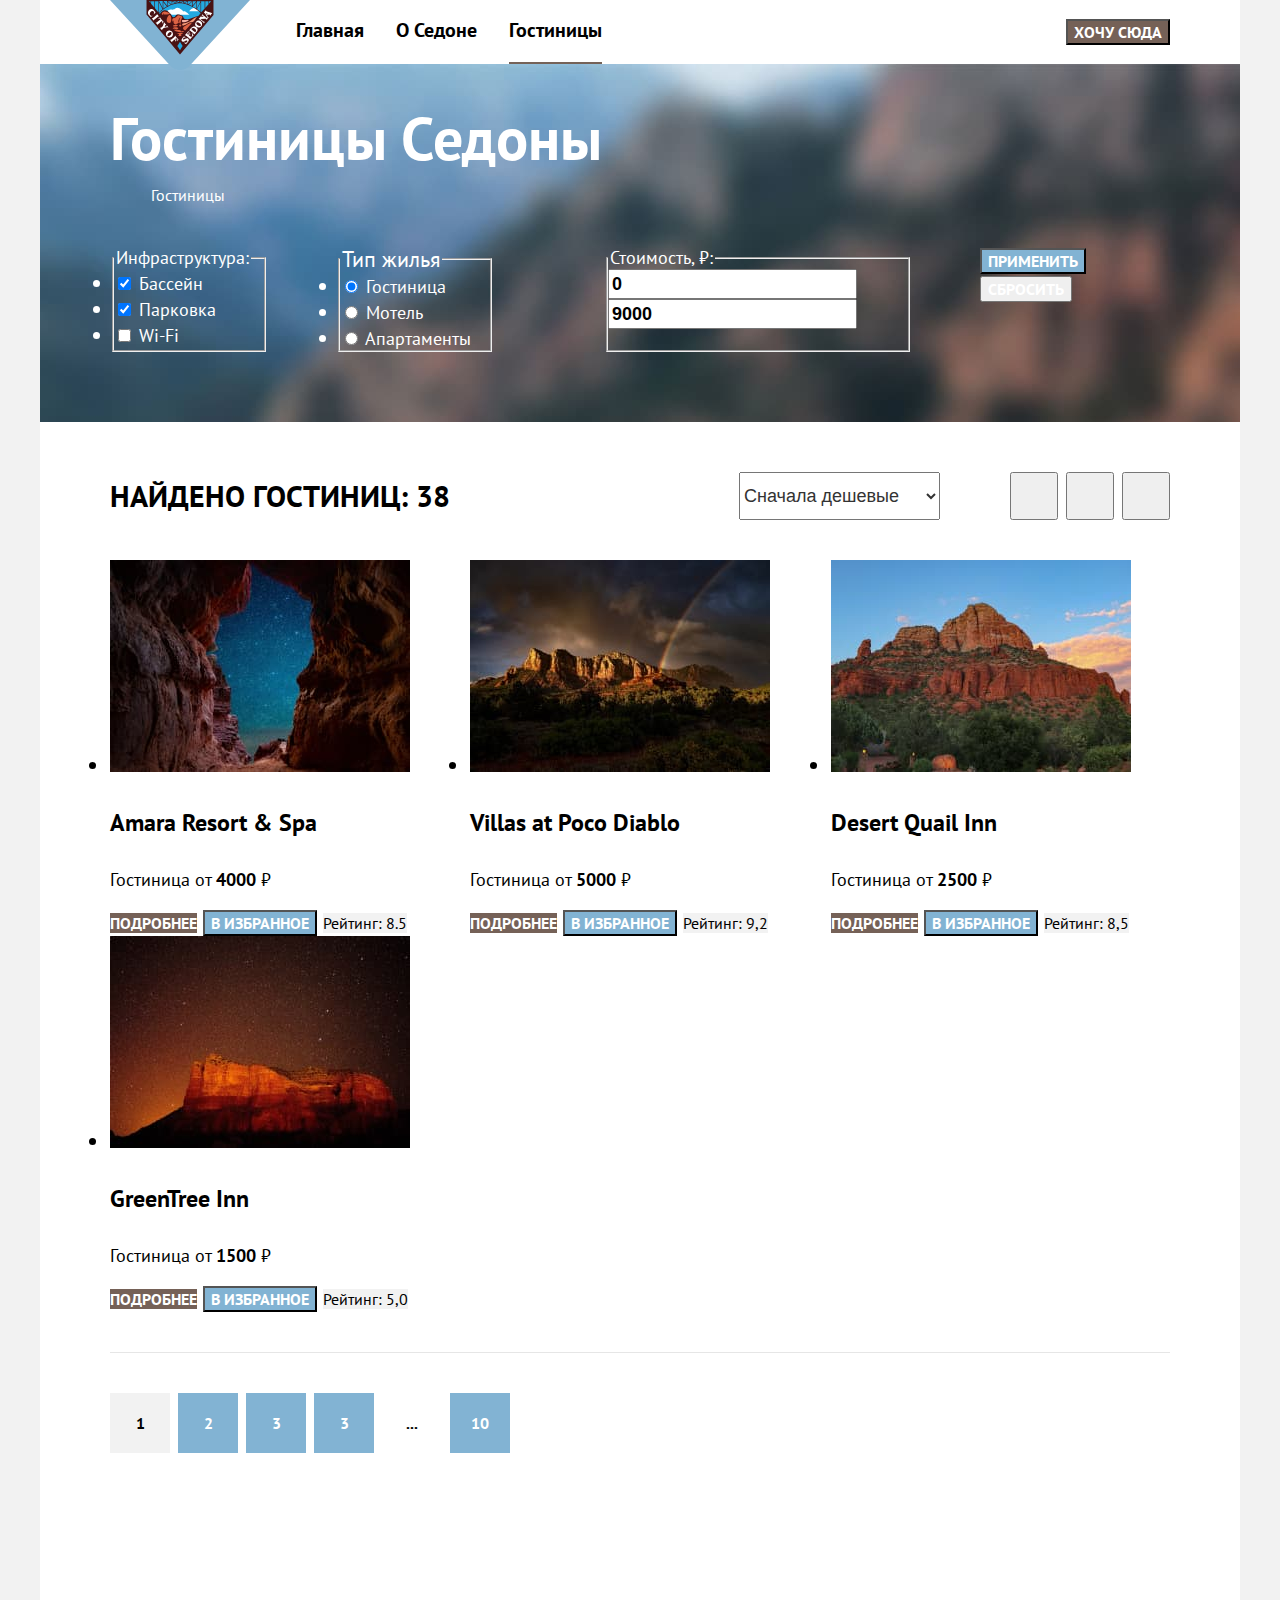
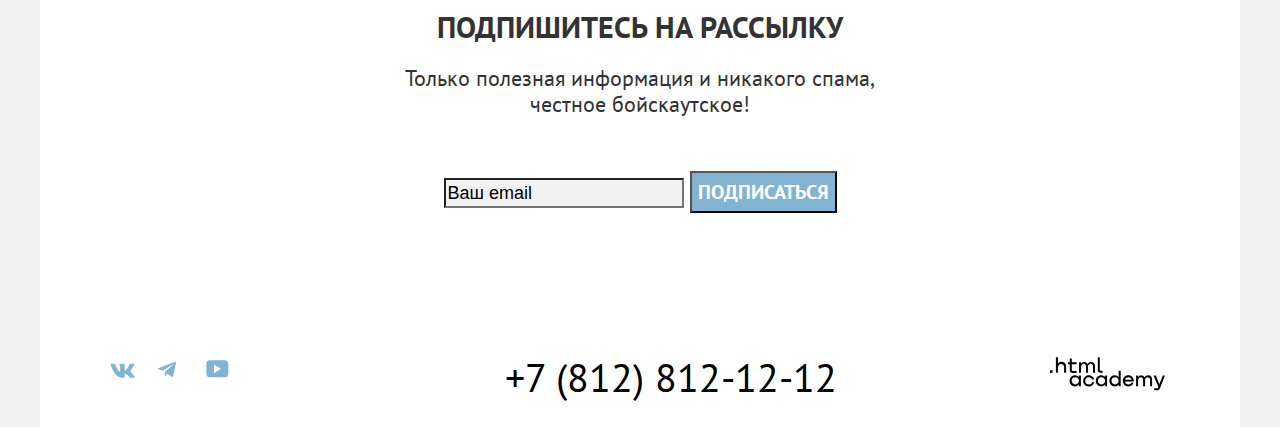
<file: catalog.html>
<!DOCTYPE html>
<html lang="ru">

  <head>
    <meta charset="utf-8">
    <title>Добро пожаловать в Седону</title>
    <link rel="stylesheet" href="styles/styles.css">
  </head>

  <body>
    <div class="container">
      <header class="page-header">
        <a class="logo"><img width="140" height="70" src="images/logo.svg" alt="Логотип сайта"></a>
        <nav class="navigation">
          <ul class="navigation-list">
            <li class="navigation-item">
              <a href="index.html" class="navigation-link">Главная</a>
            </li>
            <li class="navigation-item">
              <a class="navigation-link" href="#">О Седоне</a>
            </li>
            <li class="navigation-item active">
              <a class="navigation-link">Гостиницы</a>
            </li>
          </ul>
        </nav>

        <ul class="actions-list">
          <li class="action-item">
            <a>
              <span class="visually-hidden">Поиск</span>
            </a>
          </li>
          <li class="action-item">
            <a>
              <span class="visually-hidden">Избранное</span>
              <!--<div class="fav-count">12</div>-->
            </a>
          </li>
          <li class="action-item">
            <button type="button" class="button main">
              Хочу сюда
            </button>
          </li>
        </ul>
      </header>
      <main class="main-container page-catalog">
        <section class="hotel-catalog">
          <div class="header-wrap">
            <header class="catalog-header">
              <h1>Гостиницы Седоны</h1>
              <ol class="breadcrumbs">
                <li class="breadcrumbs-item">
                  <a class="breadcrumbs-link" href="index.html">
                    <span class="visually-hidden">Главная</span>
                  </a>
                </li>
                <li class="breadcrumbs-item">
                  <a href="catalog.html" class="breadcrumbs-link">
                    Гостиницы
                  </a>
                </li>
              </ol>
            </header>
            <form class="catalog-filter" method="get" action="https://echo.htmlacademy.ru/">
              <fieldset class="catalog-filter-group infra">
                <legend class="catalog-filter-title">Инфраструктура:</legend>
                <ul class="catalog-filter-list">
                  <li class="catalog-filter-item">
                    <label class="catalog-filter-title">
                      <input class="control-input" type="checkbox" checked name="pool"> Бассейн
                    </label>
                  </li>
                  <li>
                    <label class="catalog-filter-title">
                      <input class="control-input" type="checkbox" checked name="parking"> Парковка
                    </label>
                  </li>
                  <li>
                    <label class="catalog-filter-title">
                      <input class="control-input" type="checkbox" name="wifi"> Wi-Fi
                    </label>
                  </li>
                </ul>
              </fieldset>
              <fieldset class="catalog-filter-group hotel-type">
                <legend>Тип жилья</legend>
                <ul class="catalog-filter-list">
                  <li class="catalog-filter-item">
                    <label class="catalog-filter-title">
                      <input class="control-input" type="radio" name="type" value="гостиница" checked> Гостиница
                    </label>
                  </li>
                  <li class="catalog-filter-item">
                    <label class="catalog-filter-title">
                      <input class="control-input" type="radio" name="type" value="мотель"> Мотель
                    </label>
                  </li>
                  <li class="catalog-filter-item">
                    <label class="catalog-filter-title">
                      <input class="control-input" type="radio" name="type" value="Апартаменты"> Апартаменты
                    </label>
                  </li>
                </ul>
              </fieldset>
              <fieldset class="catalog-filter-group price">
                <legend class="catalog-filter-title">Стоимость, ₽:</legend>
                <input class="control-input" type="number" name="fromPrice" value="0">
                <input class="control-input" type="number" name="toPrice" value="9000">
              </fieldset>
              <div class="actions">
                <input class="button action" type="submit" value="Применить">
                <input class="button reset-button" type="reset" value="Сбросить">
              </div>
            </form>
          </div>
          <section class="filter-results">
            <header class="results-header">
              <h3 class="section-caption">Найдено гостиниц: 38</h3>
              <div class="select-wrap">
                <select class="select-control" aria-label="Сортировка">
                  <option>Сначала дешевые</option>
                  <option>Сначала дорогие</option>
                  <option>Сначала популярные</option>
                </select>
              </div>
              <ul class="display-type" aria-label="Тип отображения">
                <li class="display-type-item">
                  <button type="button">
                    <span class="visually-hidden">Плитка</span>
                  </button>
                </li>
                <li class="display-type-item">
                  <button type="button">
                    <span class="visually-hidden">Детально</span>
                  </button>
                </li>
                <li class="display-type-item">
                  <button type="button">
                    <span class="visually-hidden">Список</span>
                  </button>
                </li>
              </ul>
            </header>
            <ul class="hotel-list">
              <li class="hotel-card">
                <img src="images/hotels/hotel-1.jpg" width="300" height="212" alt="Гостиница Амара">
                <h4>Amara Resort & Spa</h4>
                <p>
                  Гостиница от <b>4000</b> ₽
                </p>
                <a href="#" class="button main">Подробнее</a>
                <button class="button action">В избранное</button>
                <span class="rating">Рейтинг: 8.5</span>
              </li>
              <li class="hotel-card">
                <img src="images/hotels/hotel-2.jpg" width="300" height="212" alt="Гостиница Villas">
                <h4>Villas at Poco Diablo</h4>
                <p>
                  Гостиница от <b>5000</b> ₽
                </p>
                <a href="#" class="button main">Подробнее</a>
                <button class="button action">В избранное</button>
                <span class="rating">Рейтинг: 9,2</span>
              </li>
              <li class="hotel-card">
                <img src="images/hotels/hotel-3.jpg" width="300" height="212" alt="Гостиница Desert">
                <h4>Desert Quail Inn</h4>
                <p>
                  Гостиница от <b>2500</b> ₽
                </p>
                <a href="#" class="button main">Подробнее</a>
                <button class="button action">В избранное</button>
                <span class="rating">Рейтинг: 8,5</span>
              </li>
              <li class="hotel-card">
                <img src="images/hotels/hotel-4.jpg" width="300" height="212" alt="Гостиница GreenTree">
                <h4>GreenTree Inn</h4>
                <p>
                  Гостиница от <b>1500</b> ₽
                </p>
                <a href="#" class="button main">Подробнее</a>
                <button class="button action">В избранное</button>
                <span class="rating">Рейтинг: 5,0</span>
              </li>
            </ul>
            <ul class="pagination">
              <li class="page-item">
                <a class="button action active">1</a>
              </li>
              <li class="page-item">
                <a href="#" class="button action">2</a>
              </li>
              <li class="page-item">
                <a href="#" class="button action">3</a>
              </li>
              <li class="page-item">
                <a href="#" class="button action">3</a>
              </li>
              <li class="page-item">
                <a href="#" class="button light ellipsys">...</a>
              </li>
              <li class="page-item">
                <a href="#" class="button action">10</a>
              </li>
            </ul>
          </section>
        </section>
        <section class="subscribe light">
          <header>
            <h2 class="section-caption">Подпишитесь на рассылку</h2>
            <p class="section-text">Только полезная информация и никакого спама, <br>честное бойскаутское!</p>
          </header>
          <form class="subscribe-form" action="http://echo.htmlacademy.ru" method="post">
            <input class="subscribe-email" name="email" type="email" placeholder="Ваш email">
            <button type="submit" class="button action">Подписаться</button>
          </form>
        </section>
      </main>
      <footer class="page-footer">
        <section class="footer-social">
          <h2 class="visually-hidden">Социальные сети</h2>
          <ul class="footer-social-list">
            <li class="footer-social-item">
              <a href="https://vk.com/htmlacademy">
                <img src="images/icons/vk.svg" width="25" height="15" alt="Логотип ВКонтакте">
                <span class="visually-hidden">ВКонтакте</span>
              </a>
            </li>
            <li class="footer-social-item">
              <a href="https://t.me/htmlacademy ">
                <img src="images/icons/telegram.svg" width="18" height="17" alt="Логотип Телеграм">
                <span class="visually-hidden">Телеграм</span>
              </a>
            </li>
            <li class="footer-social-item">
              <a href="https://www.youtube.com/user/htmlacademyru">
                <img src="images/icons/youtube.svg" width="23" height="18" alt="Логотип Youtube">
                <span class="visually-hidden">Youtube</span>
              </a>
            </li>
          </ul>
        </section>
        <section class="footer-contacts">
          <h2 class="visually-hidden">Контакты</h2>
          <address>
            <a class="footer-contact-phone" href="tel:+78128121212">+7 (812) 812-12-12</a>
          </address>
        </section>
        <section class="footer-copyright">
          <h2 class="visually-hidden">Создатель сайта</h2>
          <a href="https://htmlacademy.ru/">
            <img src="images/logo-htmlacademy.svg" width="115" height="34" alt="Логотип сайта Htmlacademy">
            <span class="visually-hidden">Логотип htmlacademy</span>
          </a>
        </section>
      </footer>
    </div>
  </body>

</html>
</file>
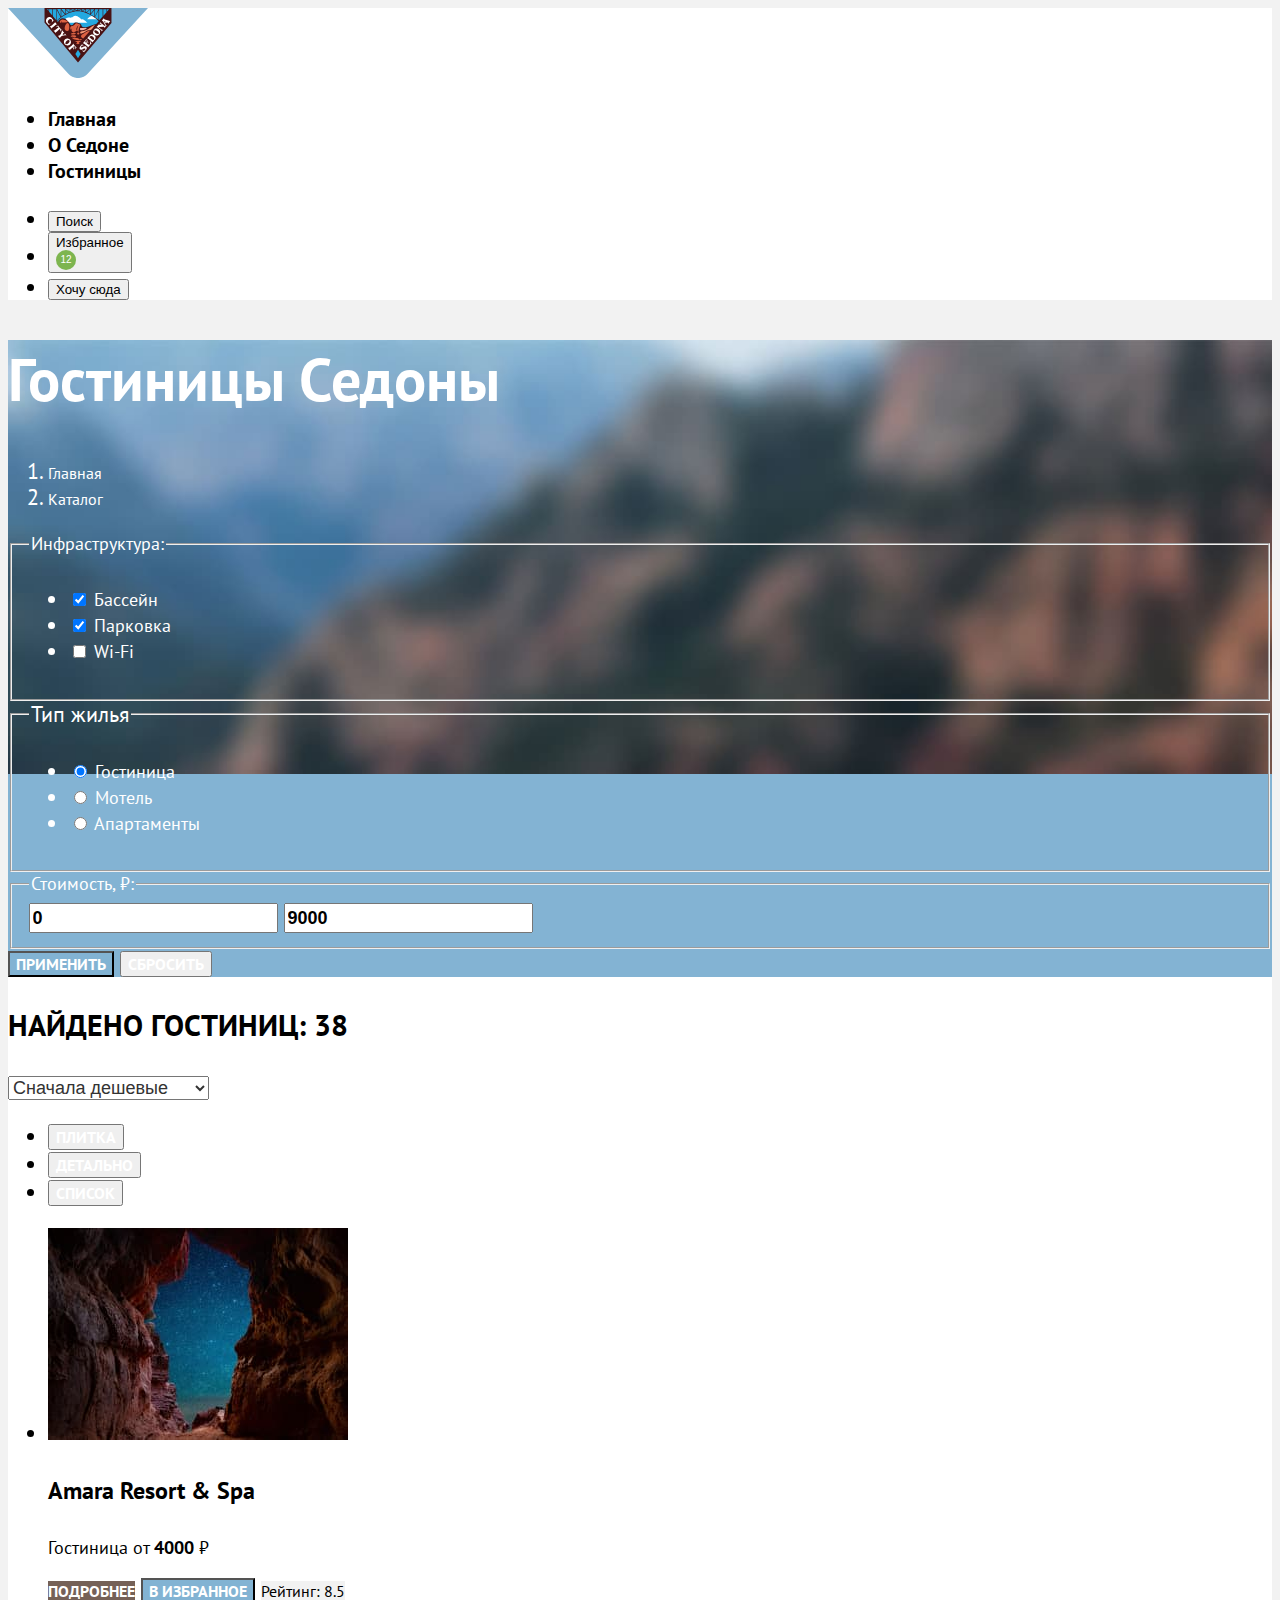
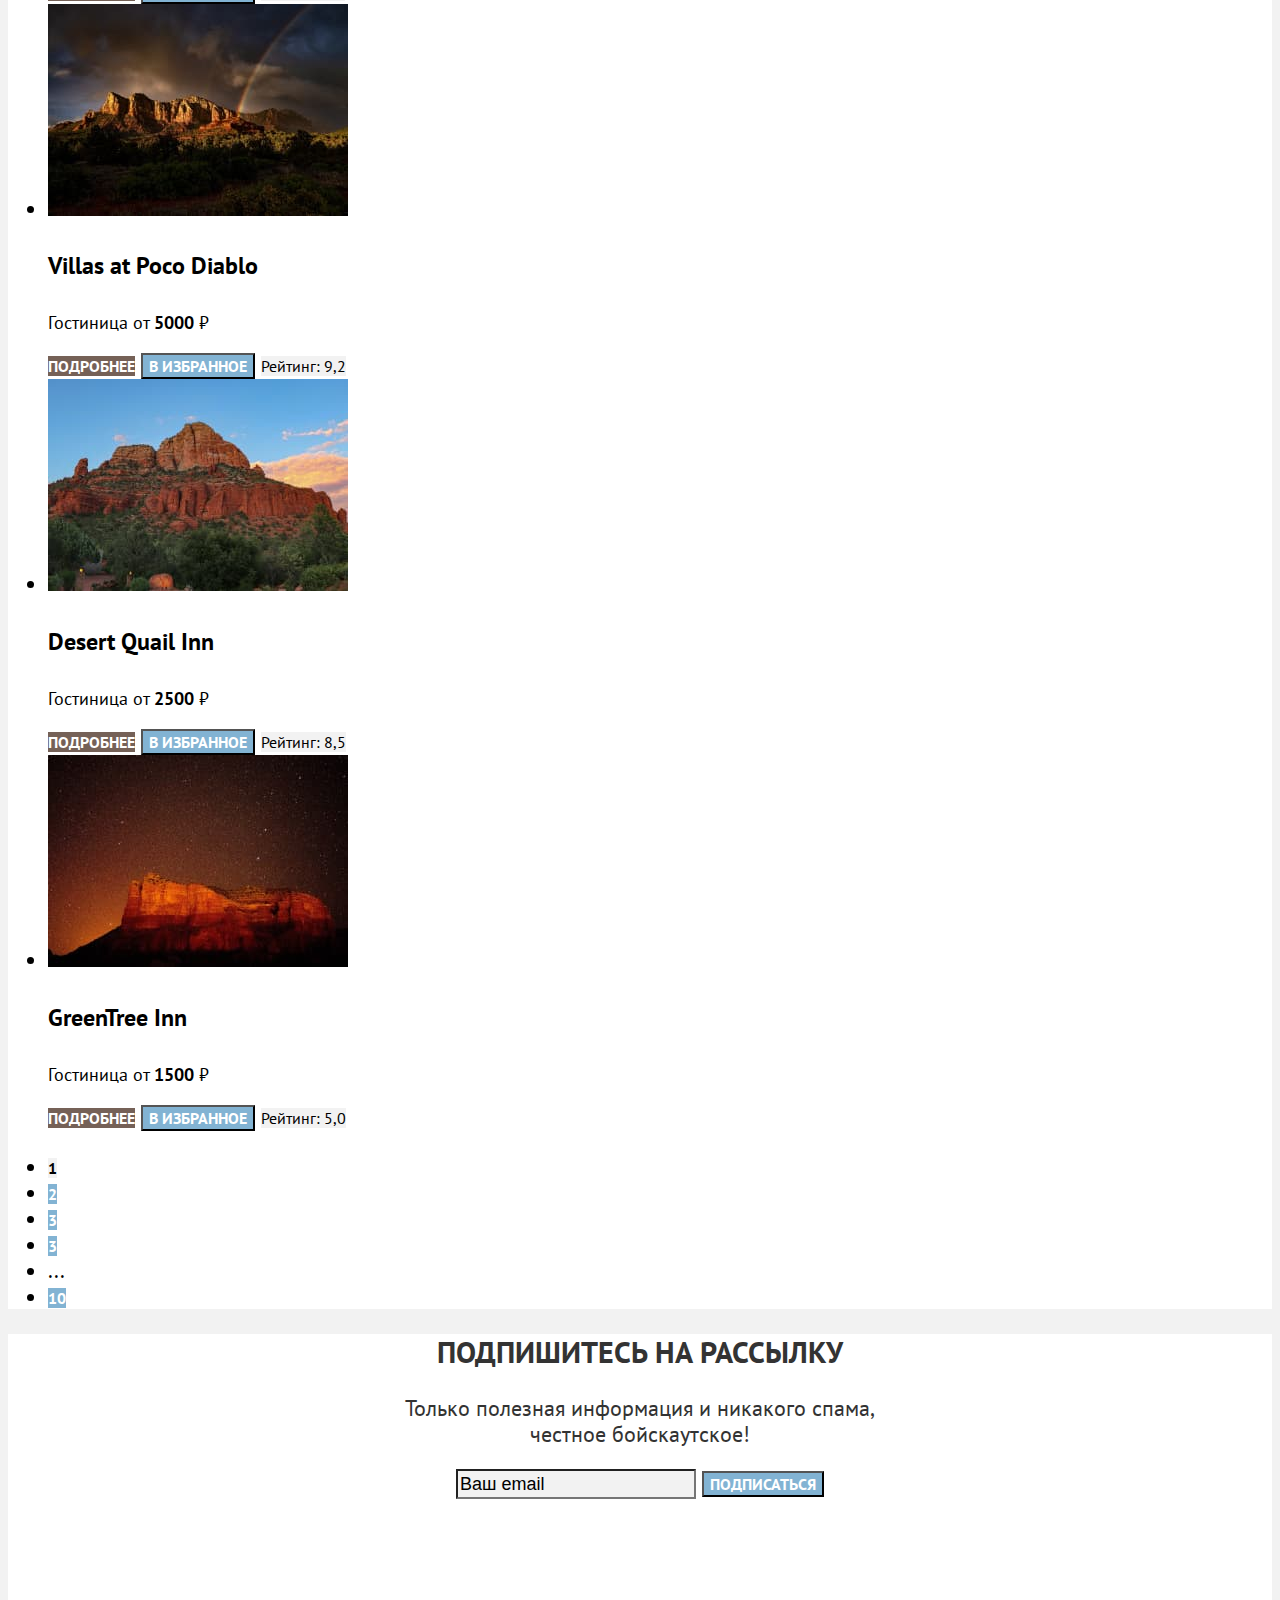
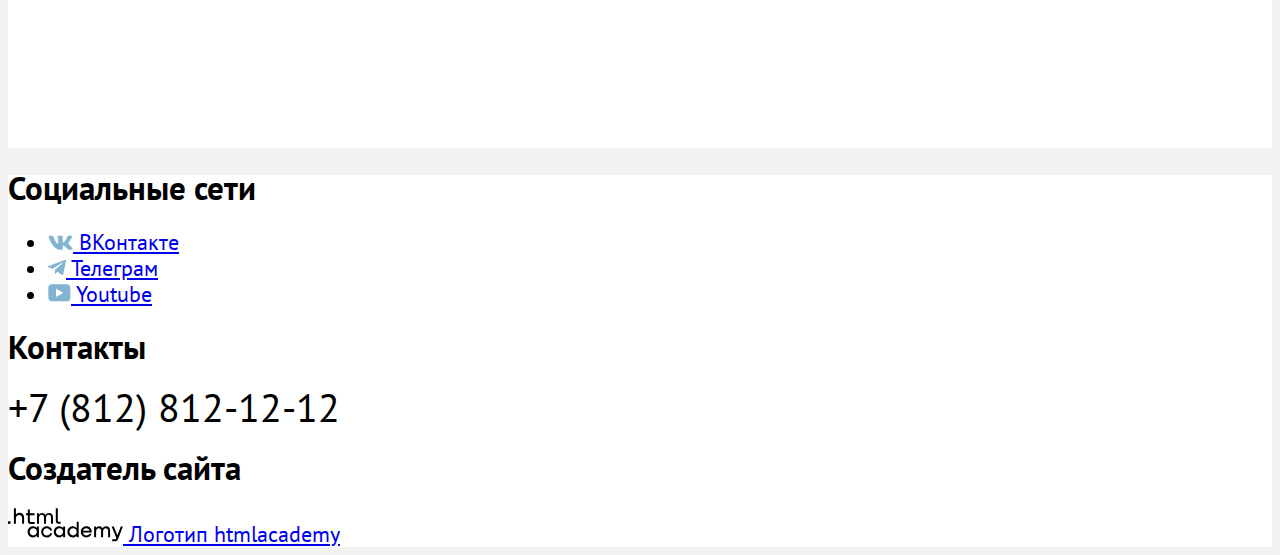
<file: 4/catalog.html>
<!DOCTYPE html>
<html lang="ru">

  <head>
    <meta charset="utf-8">
    <title>Добро пожаловать в Седону</title>
    <link rel="stylesheet" href="styles/styles.css">
    <base href="https://htmlacademy-univer-htmlcss-1.github.io/2678781-sedona-2/4/">
</head>

  <body>
    <header class="page-header">
      <a href="index.html"><img width="140" height="70" src="images/logo.svg" alt="Логотип сайта"></a>
      <nav class="navigation">
        <ul class="navigation-list">
          <li class="navigation-item">
            <a href="index.html" class="navigation-link">Главная</a>
          </li>
          <li class="navigation-item">
            <a class="navigation-link" href="#">О Седоне</a>
          </li>
          <li class="navigation-item">
            <a class="navigation-link">Гостиницы</a>
          </li>
        </ul>
      </nav>
      <ul class="actions-list">
        <li class="action-item">
          <button>
            <span class="visually-hidden">Поиск</span>
          </button>
        </li>
        <li class="action-item">
          <button>
            <span class="visually-hidden">Избранное</span>
            <div class="fav-count">12</div>
          </button>
        </li>
        <li class="action-item">
          <button>
            Хочу сюда
          </button>
        </li>
      </ul>
    </header>
    <main class="page-catalog">
      <section class="hotel-catalog">
        <div class="header-wrap">
          <header class="catalog-header">
            <h1>Гостиницы Седоны</h1>
            <ol class="breadcrumbs">
              <li class="breadcrumbs-item">
                <a class="breadcrumbs-link" href="index.html">
                  <span class="visually-hidden">Главная</span>
                </a>
              </li>
              <li>
                <a href="catalog.html" class="breadcrumbs-link">
                  Каталог
                </a>
              </li>
            </ol>
          </header>
          <form class="catalog-filter" method="get" action="https://echo.htmlacademy.ru/">
            <fieldset class="catalog-filter-group">
              <legend class="catalog-filter-title">Инфраструктура:</legend>
              <ul class="catalog-filter-list">
                <li class="catalog-filter-item">
                  <label class="catalog-filter-title">
                    <input class="control-input" type="checkbox" checked name="pool"> Бассейн
                  </label>
                </li>
                <li>
                  <label class="catalog-filter-title">
                    <input class="control-input" type="checkbox" checked name="parking"> Парковка
                  </label>
                </li>
                <li>
                  <label class="catalog-filter-title">
                    <input class="control-input" type="checkbox" name="wifi"> Wi-Fi
                  </label>
                </li>
              </ul>
            </fieldset>
            <fieldset class="catalog-filter-group">
              <legend>Тип жилья</legend>
              <ul class="catalog-filter-list">
                <li class="catalog-filter-item">
                  <label class="catalog-filter-title">
                    <input class="control-input" type="radio" name="type" value="гостиница" checked> Гостиница
                  </label>
                </li>
                <li class="catalog-filter-item">
                  <label class="catalog-filter-title">
                    <input class="control-input" type="radio" name="type" value="мотель"> Мотель
                  </label>
                </li>
                <li class="catalog-filter-item">
                  <label class="catalog-filter-title">
                    <input class="control-input" type="radio" name="type" value="Апартаменты"> Апартаменты
                  </label>
                </li>
              </ul>
            </fieldset>
            <fieldset class="catalog-filter-group">
              <legend class="catalog-filter-title">Стоимость, ₽:</legend>
              <input class="control-input" type="number" name="fromPrice" value="0">
              <input class="control-input" type="number" name="toPrice" value="9000">
            </fieldset>
            <input class="button action" type="submit" value="Применить">
            <input class="button reset-button" type="reset" value="Сбросить">
          </form>
        </div>
        <section class="filter-results">
          <header>
            <h3 class="section-caption">Найдено гостиниц: 38</h3>
            <select class="select-control" aria-label="Сортировка">
              <option>Сначала дешевые</option>
              <option>Сначала дорогие</option>
              <option>Сначала популярные</option>
            </select>
            <ul class="display-type" aria-label="Тип отображения">
              <li class="display-type-item">
                <button type="button" class="button">
                  <span class="visually-hidden">Плитка</span>
                </button>
              </li>
              <li>
                <button type="button" class="button">
                  <span class="visually-hidden">Детально</span>
                </button>
              </li>
              <li>
                <button type="button" class="button">
                  <span class="visually-hidden">Список</span>
                </button>
              </li>
            </ul>
          </header>
          <ul class="hotel-list">
            <li class="hotel-card">
              <img src="images/hotels/hotel-1.jpg" width="300" height="212" alt="Гостиница Амара">
              <h4>Amara Resort & Spa</h4>
              <p>
                Гостиница от <b>4000</b> ₽
              </p>
              <a href="#" class="button main">Подробнее</a>
              <button class="button action">В избранное</button>
              <span class="rating">Рейтинг: 8.5</span>
            </li>
            <li class="hotel-card">
              <img src="images/hotels/hotel-2.jpg" width="300" height="212" alt="Гостиница Villas">
              <h4>Villas at Poco Diablo</h4>
              <p>
                Гостиница от <b>5000</b> ₽
              </p>
              <a href="#" class="button main">Подробнее</a>
              <button class="button action">В избранное</button>
              <span class="rating">Рейтинг: 9,2</span>
            </li>
            <li class="hotel-card">
              <img src="images/hotels/hotel-3.jpg" width="300" height="212" alt="Гостиница Desert">
              <h4>Desert Quail Inn</h4>
              <p>
                Гостиница от <b>2500</b> ₽
              </p>
              <a href="#" class="button main">Подробнее</a>
              <button class="button action">В избранное</button>
              <span class="rating">Рейтинг: 8,5</span>
            </li>
            <li class="hotel-card">
              <img src="images/hotels/hotel-4.jpg" width="300" height="212" alt="Гостиница GreenTree">
              <h4>GreenTree Inn</h4>
              <p>
                Гостиница от <b>1500</b> ₽
              </p>
              <a href="#" class="button main">Подробнее</a>
              <button class="button action">В избранное</button>
              <span class="rating">Рейтинг: 5,0</span>
            </li>
          </ul>
          <ul class="pagination">
            <li class="page-item">
              <a class="button action active">1</a>
            </li>
            <li class="page-item">
              <a href="#" class="button action">2</a>
            </li>
            <li class="page-item">
              <a href="#" class="button action">3</a>
            </li>
            <li class="page-item">
              <a href="#" class="button action">3</a>
            </li>
            <li class="page-item">
              ...
            </li>
            <li class="page-item">
              <a href="#" class="button action">10</a>
            </li>
          </ul>
        </section>
      </section>
      <section class="subscribe light">
        <header>
          <h2 class="section-caption">Подпишитесь на рассылку</h2>
          <p class="section-text">Только полезная информация и никакого спама, <br>честное бойскаутское!</p>
        </header>
        <form class="subscribe-form" action="http://echo.htmlacademy.ru" method="post">
          <input class="subscribe-email" name="email" type="email" placeholder="Ваш email">
          <button type="submit" class="button action">Подписаться</button>
        </form>
      </section>
    </main>
    <footer class="page-footer">
      <section class="footer-social">
        <h2 class="visually-hidden">Социальные сети</h2>
        <ul class="footer-social-list">
          <li class="footer-social-item">
            <a href="https://vk.com/htmlacademy">
              <img src="images/icons/vk.svg" width="25" height="15" alt="Логотип ВКонтакте">
              <span class="visually-hidden">ВКонтакте</span>
            </a>
          </li>
          <li class="footer-social-item">
            <a href="https://t.me/htmlacademy ">
              <img src="images/icons/telegram.svg" width="18" height="17" alt="Логотип Телеграм">
              <span class="visually-hidden">Телеграм</span>
            </a>
          </li>
          <li class="footer-social-item">
            <a href="https://www.youtube.com/user/htmlacademyru">
              <img src="images/icons/youtube.svg" width="23" height="18" alt="Логотип Youtube">
              <span class="visually-hidden">Youtube</span>
            </a>
          </li>
        </ul>
      </section>
      <section class="footer-contacts">
        <h2 class="visually-hidden">Контакты</h2>
        <address>
          <a class="footer-contact-phone" href="tel:+78128121212">+7 (812) 812-12-12</a>
        </address>
      </section>
      <section class="footer-copyright">
        <h2 class="visually-hidden">Создатель сайта</h2>
        <a href="https://htmlacademy.ru/">
          <img src="images/logo-htmlacademy.svg" width="115" height="34" alt="Логотип сайта Htmlacademy">
          <span class="visually-hidden">Логотип htmlacademy</span>
        </a>
      </section>
    </footer>
  </body>

</html>
</file>
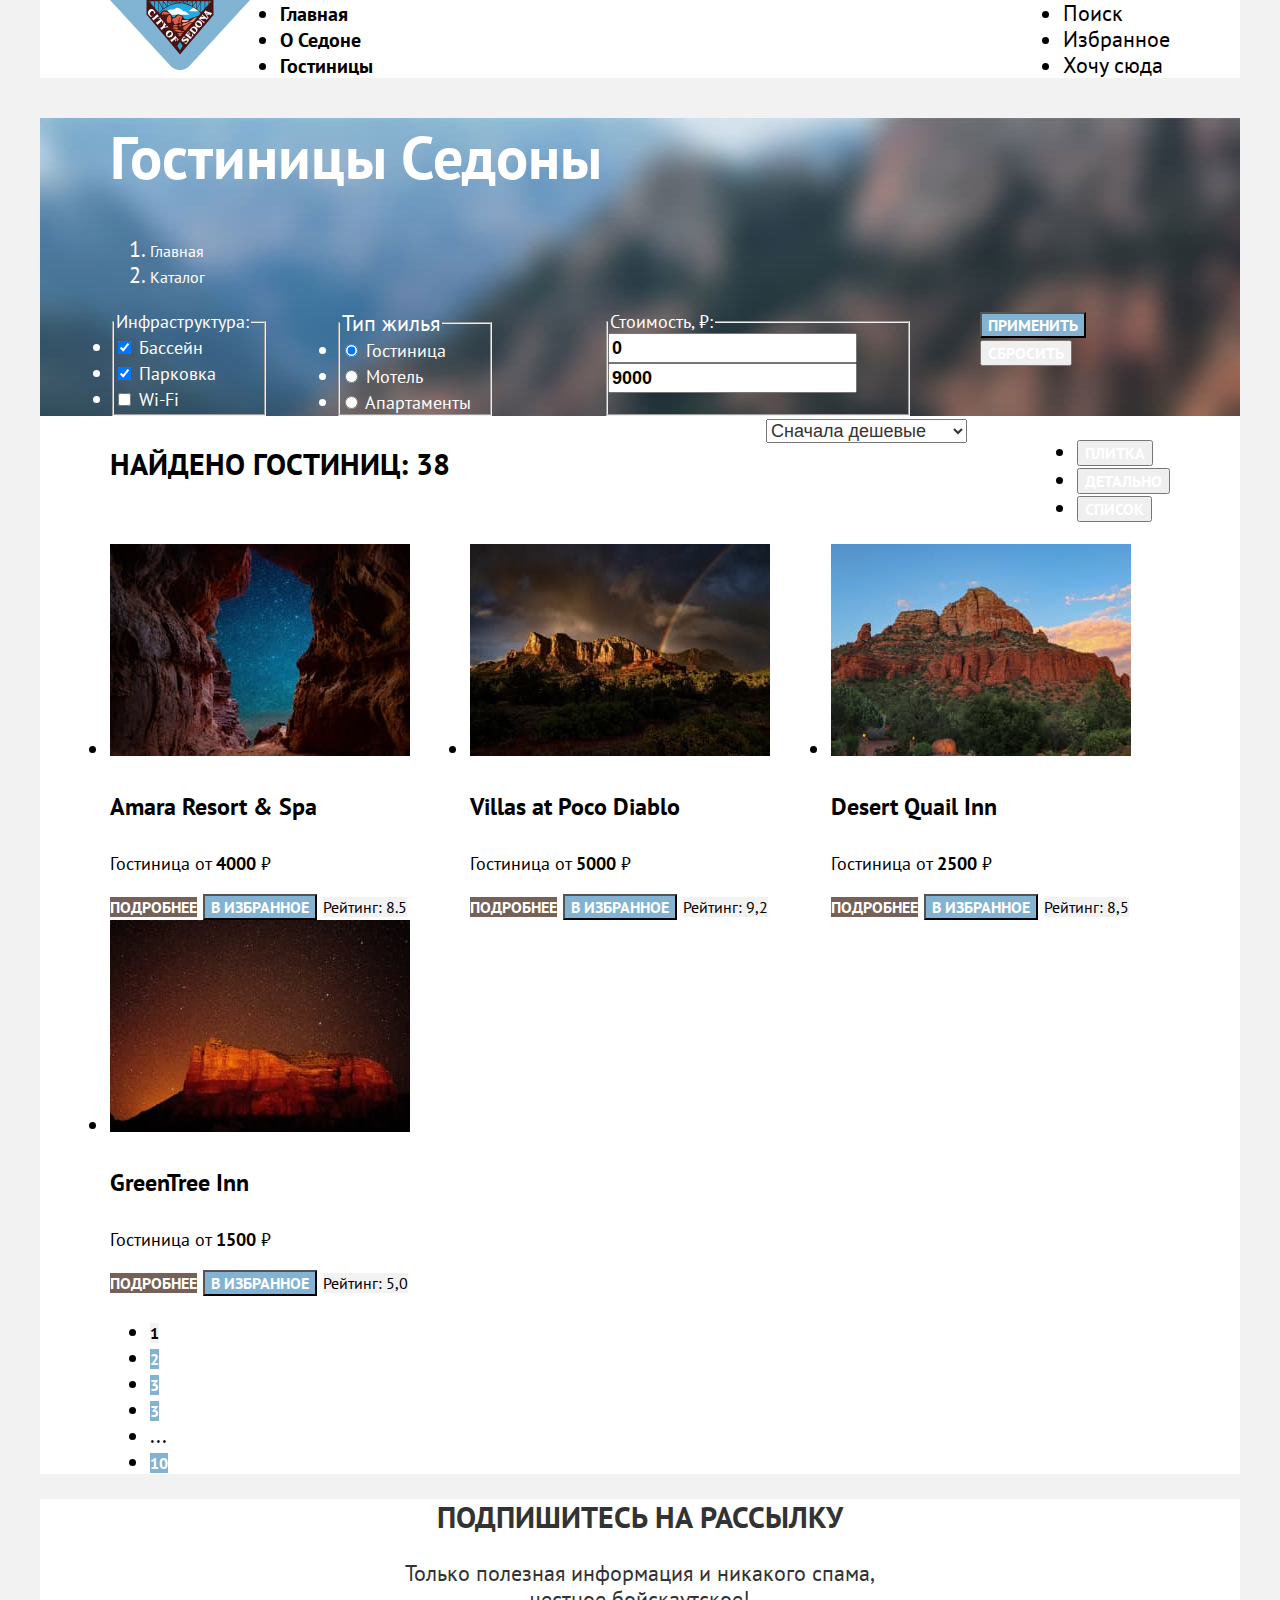
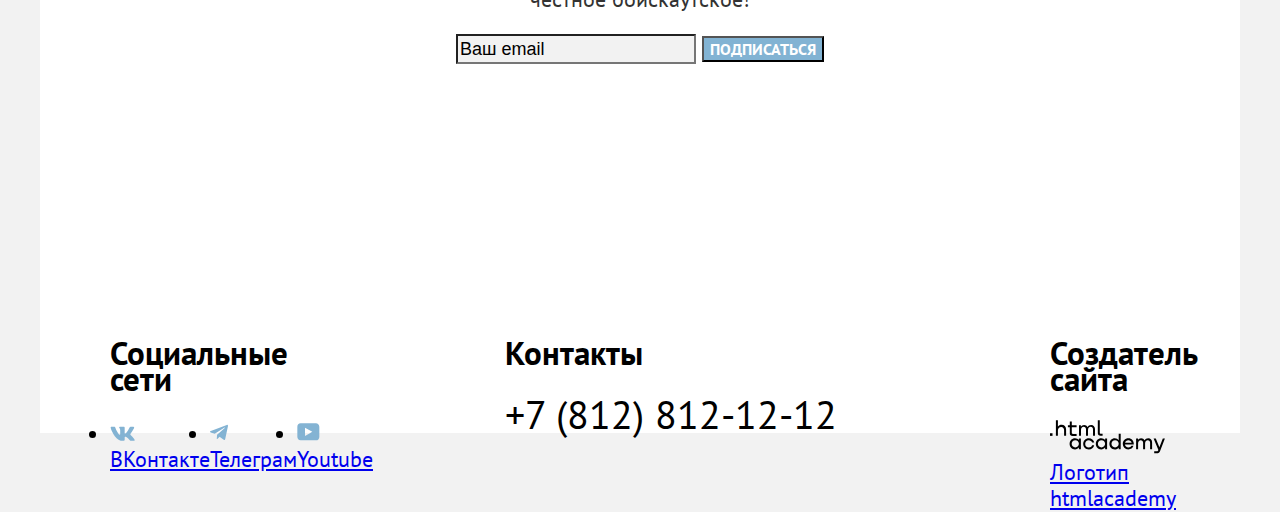
<file: 5/catalog.html>
<!DOCTYPE html>
<html lang="ru">

  <head>
    <meta charset="utf-8">
    <title>Добро пожаловать в Седону</title>
    <link rel="stylesheet" href="styles/styles.css">
    <base href="https://htmlacademy-univer-htmlcss-1.github.io/2678781-sedona-2/5/">
</head>

  <body>
    <div class="container">
      <header class="page-header">
        <a class="logo"><img width="140" height="70" src="images/logo.svg" alt="Логотип сайта"></a>
        <nav class="navigation">
          <ul class="navigation-list">
            <li class="navigation-item">
              <a href="index.html" class="navigation-link">Главная</a>
            </li>
            <li class="navigation-item">
              <a class="navigation-link" href="#">О Седоне</a>
            </li>
            <li class="navigation-item">
              <a class="navigation-link">Гостиницы</a>
            </li>
          </ul>
        </nav>

        <ul class="actions-list">
          <li class="action-item">
            <a>
              <span class="visually-hidden">Поиск</span>
            </a>
          </li>
          <li class="action-item">
            <a>
              <span class="visually-hidden">Избранное</span>
            </a>
          </li>
          <li class="action-item">
            <a>
              Хочу сюда
            </a>
          </li>
        </ul>
      </header>
      <main class="main-container page-catalog">
        <section class="hotel-catalog">
          <div class="header-wrap">
            <header class="catalog-header">
              <h1>Гостиницы Седоны</h1>
              <ol class="breadcrumbs">
                <li class="breadcrumbs-item">
                  <a class="breadcrumbs-link" href="index.html">
                    <span class="visually-hidden">Главная</span>
                  </a>
                </li>
                <li>
                  <a href="catalog.html" class="breadcrumbs-link">
                    Каталог
                  </a>
                </li>
              </ol>
            </header>
            <form class="catalog-filter" method="get" action="https://echo.htmlacademy.ru/">
              <fieldset class="catalog-filter-group infra">
                <legend class="catalog-filter-title">Инфраструктура:</legend>
                <ul class="catalog-filter-list">
                  <li class="catalog-filter-item">
                    <label class="catalog-filter-title">
                      <input class="control-input" type="checkbox" checked name="pool"> Бассейн
                    </label>
                  </li>
                  <li>
                    <label class="catalog-filter-title">
                      <input class="control-input" type="checkbox" checked name="parking"> Парковка
                    </label>
                  </li>
                  <li>
                    <label class="catalog-filter-title">
                      <input class="control-input" type="checkbox" name="wifi"> Wi-Fi
                    </label>
                  </li>
                </ul>
              </fieldset>
              <fieldset class="catalog-filter-group hotel-type">
                <legend>Тип жилья</legend>
                <ul class="catalog-filter-list">
                  <li class="catalog-filter-item">
                    <label class="catalog-filter-title">
                      <input class="control-input" type="radio" name="type" value="гостиница" checked> Гостиница
                    </label>
                  </li>
                  <li class="catalog-filter-item">
                    <label class="catalog-filter-title">
                      <input class="control-input" type="radio" name="type" value="мотель"> Мотель
                    </label>
                  </li>
                  <li class="catalog-filter-item">
                    <label class="catalog-filter-title">
                      <input class="control-input" type="radio" name="type" value="Апартаменты"> Апартаменты
                    </label>
                  </li>
                </ul>
              </fieldset>
              <fieldset class="catalog-filter-group price">
                <legend class="catalog-filter-title">Стоимость, ₽:</legend>
                <input class="control-input" type="number" name="fromPrice" value="0">
                <input class="control-input" type="number" name="toPrice" value="9000">
              </fieldset>
              <div class="actions">
                <input class="button action" type="submit" value="Применить">
                <input class="button reset-button" type="reset" value="Сбросить">
              </div>
            </form>
          </div>
          <section class="filter-results">
            <header class="results-header">
              <h3 class="section-caption">Найдено гостиниц: 38</h3>
              <div class="select-wrap">
                <select class="select-control" aria-label="Сортировка">
                  <option>Сначала дешевые</option>
                  <option>Сначала дорогие</option>
                  <option>Сначала популярные</option>
                </select>
              </div>
              <ul class="display-type" aria-label="Тип отображения">
                <li class="display-type-item">
                  <button type="button" class="button">
                    <span class="visually-hidden">Плитка</span>
                  </button>
                </li>
                <li>
                  <button type="button" class="button">
                    <span class="visually-hidden">Детально</span>
                  </button>
                </li>
                <li>
                  <button type="button" class="button">
                    <span class="visually-hidden">Список</span>
                  </button>
                </li>
              </ul>
            </header>
            <ul class="hotel-list">
              <li class="hotel-card">
                <img src="images/hotels/hotel-1.jpg" width="300" height="212" alt="Гостиница Амара">
                <h4>Amara Resort & Spa</h4>
                <p>
                  Гостиница от <b>4000</b> ₽
                </p>
                <a href="#" class="button main">Подробнее</a>
                <button class="button action">В избранное</button>
                <span class="rating">Рейтинг: 8.5</span>
              </li>
              <li class="hotel-card">
                <img src="images/hotels/hotel-2.jpg" width="300" height="212" alt="Гостиница Villas">
                <h4>Villas at Poco Diablo</h4>
                <p>
                  Гостиница от <b>5000</b> ₽
                </p>
                <a href="#" class="button main">Подробнее</a>
                <button class="button action">В избранное</button>
                <span class="rating">Рейтинг: 9,2</span>
              </li>
              <li class="hotel-card">
                <img src="images/hotels/hotel-3.jpg" width="300" height="212" alt="Гостиница Desert">
                <h4>Desert Quail Inn</h4>
                <p>
                  Гостиница от <b>2500</b> ₽
                </p>
                <a href="#" class="button main">Подробнее</a>
                <button class="button action">В избранное</button>
                <span class="rating">Рейтинг: 8,5</span>
              </li>
              <li class="hotel-card">
                <img src="images/hotels/hotel-4.jpg" width="300" height="212" alt="Гостиница GreenTree">
                <h4>GreenTree Inn</h4>
                <p>
                  Гостиница от <b>1500</b> ₽
                </p>
                <a href="#" class="button main">Подробнее</a>
                <button class="button action">В избранное</button>
                <span class="rating">Рейтинг: 5,0</span>
              </li>
            </ul>
            <ul class="pagination">
              <li class="page-item">
                <a class="button action active">1</a>
              </li>
              <li class="page-item">
                <a href="#" class="button action">2</a>
              </li>
              <li class="page-item">
                <a href="#" class="button action">3</a>
              </li>
              <li class="page-item">
                <a href="#" class="button action">3</a>
              </li>
              <li class="page-item">
                ...
              </li>
              <li class="page-item">
                <a href="#" class="button action">10</a>
              </li>
            </ul>
          </section>
        </section>
        <section class="subscribe light">
          <header>
            <h2 class="section-caption">Подпишитесь на рассылку</h2>
            <p class="section-text">Только полезная информация и никакого спама, <br>честное бойскаутское!</p>
          </header>
          <form class="subscribe-form" action="http://echo.htmlacademy.ru" method="post">
            <input class="subscribe-email" name="email" type="email" placeholder="Ваш email">
            <button type="submit" class="button action">Подписаться</button>
          </form>
        </section>
      </main>
      <footer class="page-footer">
        <section class="footer-social">
          <h2 class="visually-hidden">Социальные сети</h2>
          <ul class="footer-social-list">
            <li class="footer-social-item">
              <a href="https://vk.com/htmlacademy">
                <img src="images/icons/vk.svg" width="25" height="15" alt="Логотип ВКонтакте">
                <span class="visually-hidden">ВКонтакте</span>
              </a>
            </li>
            <li class="footer-social-item">
              <a href="https://t.me/htmlacademy ">
                <img src="images/icons/telegram.svg" width="18" height="17" alt="Логотип Телеграм">
                <span class="visually-hidden">Телеграм</span>
              </a>
            </li>
            <li class="footer-social-item">
              <a href="https://www.youtube.com/user/htmlacademyru">
                <img src="images/icons/youtube.svg" width="23" height="18" alt="Логотип Youtube">
                <span class="visually-hidden">Youtube</span>
              </a>
            </li>
          </ul>
        </section>
        <section class="footer-contacts">
          <h2 class="visually-hidden">Контакты</h2>
          <address>
            <a class="footer-contact-phone" href="tel:+78128121212">+7 (812) 812-12-12</a>
          </address>
        </section>
        <section class="footer-copyright">
          <h2 class="visually-hidden">Создатель сайта</h2>
          <a href="https://htmlacademy.ru/">
            <img src="images/logo-htmlacademy.svg" width="115" height="34" alt="Логотип сайта Htmlacademy">
            <span class="visually-hidden">Логотип htmlacademy</span>
          </a>
        </section>
      </footer>
    </div>
  </body>

</html>
</file>
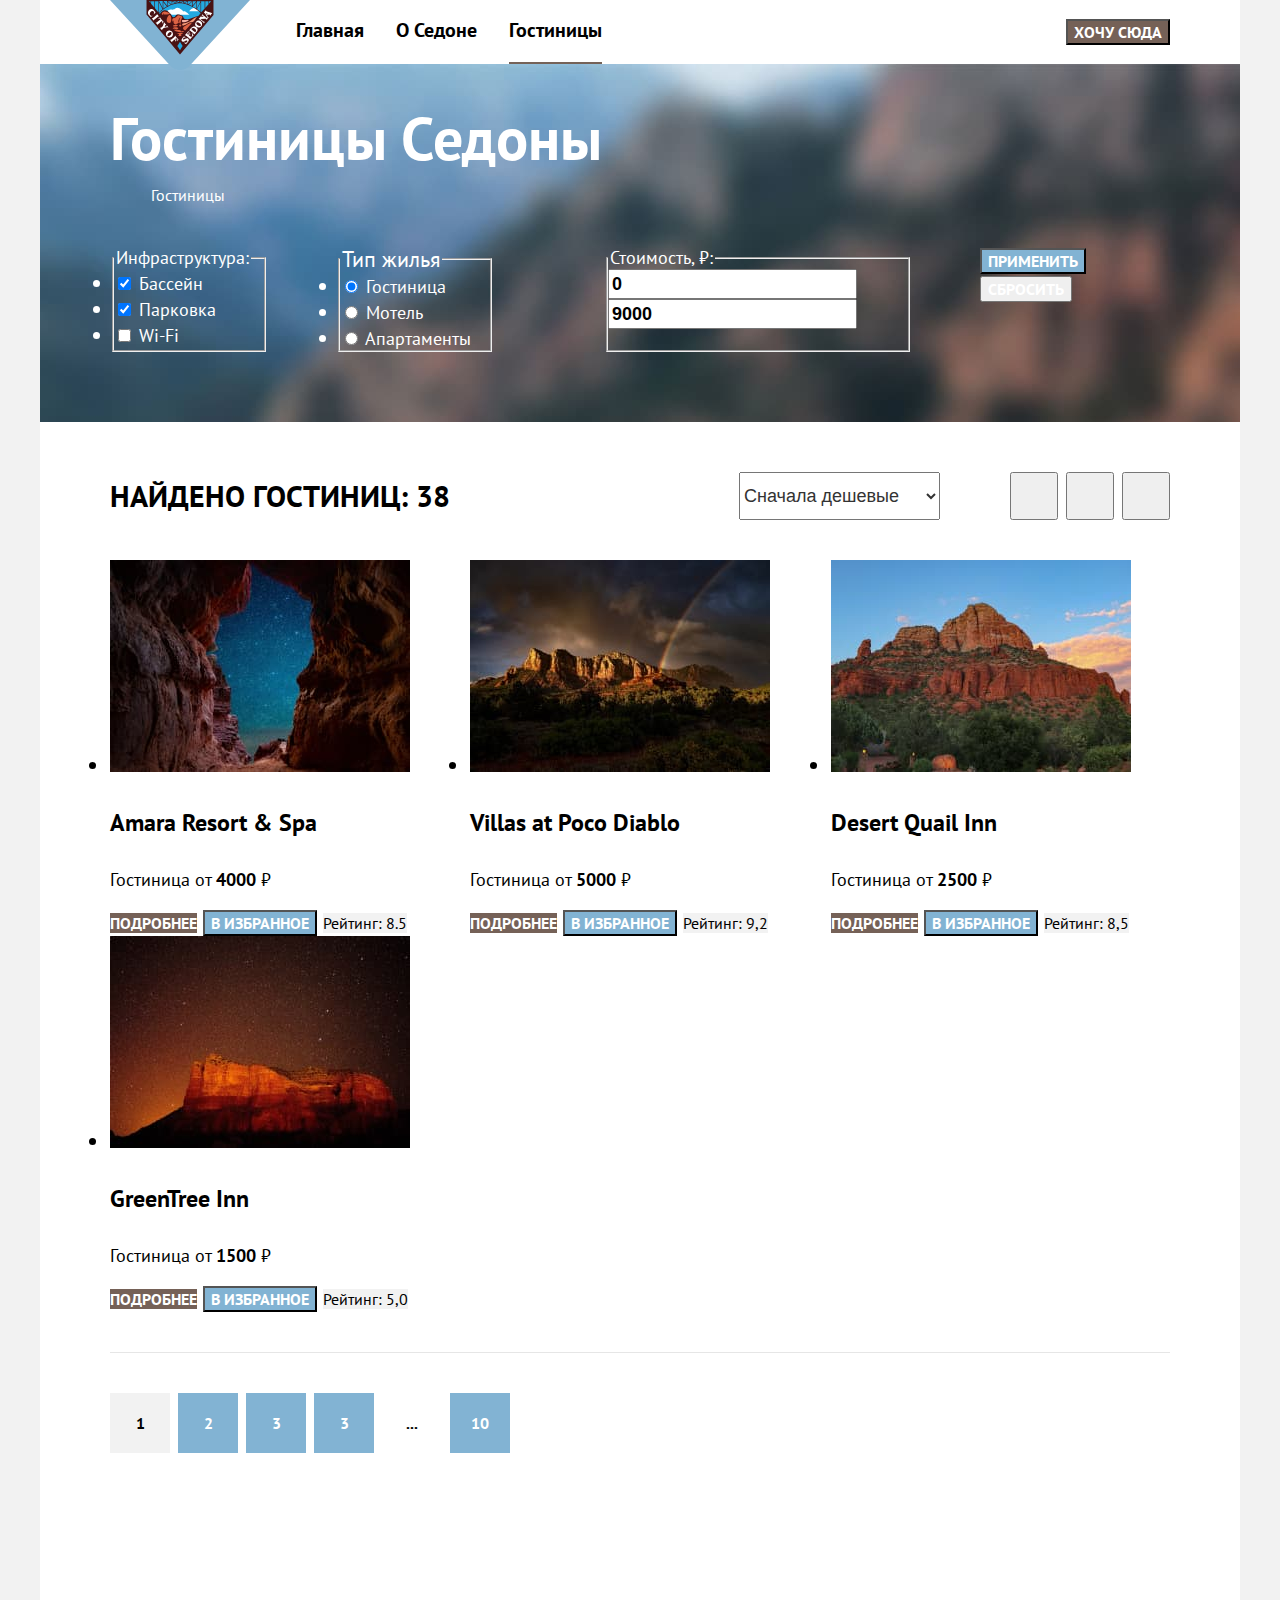
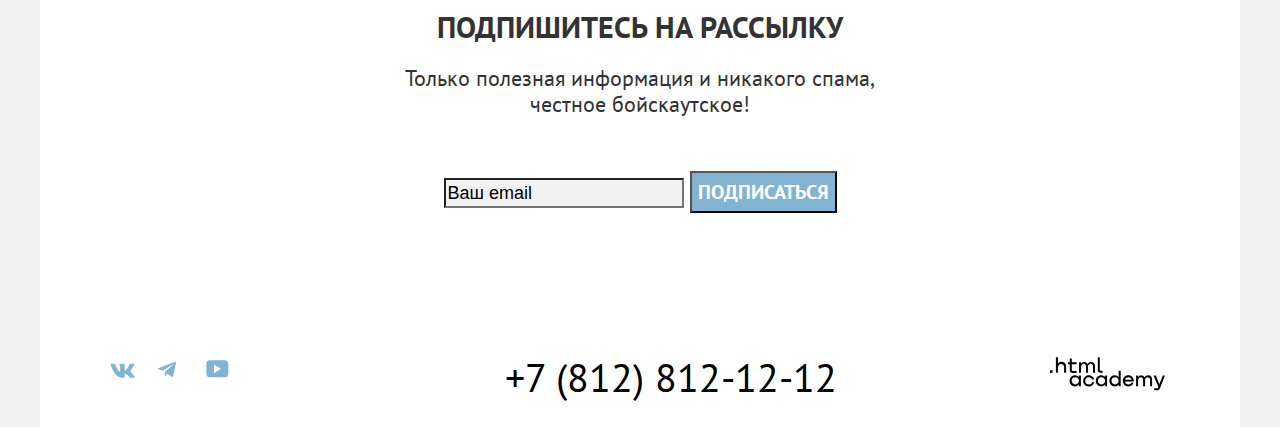
<file: 6/catalog.html>
<!DOCTYPE html>
<html lang="ru">

  <head>
    <meta charset="utf-8">
    <title>Добро пожаловать в Седону</title>
    <link rel="stylesheet" href="styles/styles.css">
    <base href="https://htmlacademy-univer-htmlcss-1.github.io/2678781-sedona-2/6/">
</head>

  <body>
    <div class="container">
      <header class="page-header">
        <a class="logo"><img width="140" height="70" src="images/logo.svg" alt="Логотип сайта"></a>
        <nav class="navigation">
          <ul class="navigation-list">
            <li class="navigation-item">
              <a href="index.html" class="navigation-link">Главная</a>
            </li>
            <li class="navigation-item">
              <a class="navigation-link" href="#">О Седоне</a>
            </li>
            <li class="navigation-item active">
              <a class="navigation-link">Гостиницы</a>
            </li>
          </ul>
        </nav>

        <ul class="actions-list">
          <li class="action-item">
            <a>
              <span class="visually-hidden">Поиск</span>
            </a>
          </li>
          <li class="action-item">
            <a>
              <span class="visually-hidden">Избранное</span>
              <!--<div class="fav-count">12</div>-->
            </a>
          </li>
          <li class="action-item">
            <button type="button" class="button main">
              Хочу сюда
            </button>
          </li>
        </ul>
      </header>
      <main class="main-container page-catalog">
        <section class="hotel-catalog">
          <div class="header-wrap">
            <header class="catalog-header">
              <h1>Гостиницы Седоны</h1>
              <ol class="breadcrumbs">
                <li class="breadcrumbs-item">
                  <a class="breadcrumbs-link" href="index.html">
                    <span class="visually-hidden">Главная</span>
                  </a>
                </li>
                <li class="breadcrumbs-item">
                  <a href="catalog.html" class="breadcrumbs-link">
                    Гостиницы
                  </a>
                </li>
              </ol>
            </header>
            <form class="catalog-filter" method="get" action="https://echo.htmlacademy.ru/">
              <fieldset class="catalog-filter-group infra">
                <legend class="catalog-filter-title">Инфраструктура:</legend>
                <ul class="catalog-filter-list">
                  <li class="catalog-filter-item">
                    <label class="catalog-filter-title">
                      <input class="control-input" type="checkbox" checked name="pool"> Бассейн
                    </label>
                  </li>
                  <li>
                    <label class="catalog-filter-title">
                      <input class="control-input" type="checkbox" checked name="parking"> Парковка
                    </label>
                  </li>
                  <li>
                    <label class="catalog-filter-title">
                      <input class="control-input" type="checkbox" name="wifi"> Wi-Fi
                    </label>
                  </li>
                </ul>
              </fieldset>
              <fieldset class="catalog-filter-group hotel-type">
                <legend>Тип жилья</legend>
                <ul class="catalog-filter-list">
                  <li class="catalog-filter-item">
                    <label class="catalog-filter-title">
                      <input class="control-input" type="radio" name="type" value="гостиница" checked> Гостиница
                    </label>
                  </li>
                  <li class="catalog-filter-item">
                    <label class="catalog-filter-title">
                      <input class="control-input" type="radio" name="type" value="мотель"> Мотель
                    </label>
                  </li>
                  <li class="catalog-filter-item">
                    <label class="catalog-filter-title">
                      <input class="control-input" type="radio" name="type" value="Апартаменты"> Апартаменты
                    </label>
                  </li>
                </ul>
              </fieldset>
              <fieldset class="catalog-filter-group price">
                <legend class="catalog-filter-title">Стоимость, ₽:</legend>
                <input class="control-input" type="number" name="fromPrice" value="0">
                <input class="control-input" type="number" name="toPrice" value="9000">
              </fieldset>
              <div class="actions">
                <input class="button action" type="submit" value="Применить">
                <input class="button reset-button" type="reset" value="Сбросить">
              </div>
            </form>
          </div>
          <section class="filter-results">
            <header class="results-header">
              <h3 class="section-caption">Найдено гостиниц: 38</h3>
              <div class="select-wrap">
                <select class="select-control" aria-label="Сортировка">
                  <option>Сначала дешевые</option>
                  <option>Сначала дорогие</option>
                  <option>Сначала популярные</option>
                </select>
              </div>
              <ul class="display-type" aria-label="Тип отображения">
                <li class="display-type-item">
                  <button type="button">
                    <span class="visually-hidden">Плитка</span>
                  </button>
                </li>
                <li class="display-type-item">
                  <button type="button">
                    <span class="visually-hidden">Детально</span>
                  </button>
                </li>
                <li class="display-type-item">
                  <button type="button">
                    <span class="visually-hidden">Список</span>
                  </button>
                </li>
              </ul>
            </header>
            <ul class="hotel-list">
              <li class="hotel-card">
                <img src="images/hotels/hotel-1.jpg" width="300" height="212" alt="Гостиница Амара">
                <h4>Amara Resort & Spa</h4>
                <p>
                  Гостиница от <b>4000</b> ₽
                </p>
                <a href="#" class="button main">Подробнее</a>
                <button class="button action">В избранное</button>
                <span class="rating">Рейтинг: 8.5</span>
              </li>
              <li class="hotel-card">
                <img src="images/hotels/hotel-2.jpg" width="300" height="212" alt="Гостиница Villas">
                <h4>Villas at Poco Diablo</h4>
                <p>
                  Гостиница от <b>5000</b> ₽
                </p>
                <a href="#" class="button main">Подробнее</a>
                <button class="button action">В избранное</button>
                <span class="rating">Рейтинг: 9,2</span>
              </li>
              <li class="hotel-card">
                <img src="images/hotels/hotel-3.jpg" width="300" height="212" alt="Гостиница Desert">
                <h4>Desert Quail Inn</h4>
                <p>
                  Гостиница от <b>2500</b> ₽
                </p>
                <a href="#" class="button main">Подробнее</a>
                <button class="button action">В избранное</button>
                <span class="rating">Рейтинг: 8,5</span>
              </li>
              <li class="hotel-card">
                <img src="images/hotels/hotel-4.jpg" width="300" height="212" alt="Гостиница GreenTree">
                <h4>GreenTree Inn</h4>
                <p>
                  Гостиница от <b>1500</b> ₽
                </p>
                <a href="#" class="button main">Подробнее</a>
                <button class="button action">В избранное</button>
                <span class="rating">Рейтинг: 5,0</span>
              </li>
            </ul>
            <ul class="pagination">
              <li class="page-item">
                <a class="button action active">1</a>
              </li>
              <li class="page-item">
                <a href="#" class="button action">2</a>
              </li>
              <li class="page-item">
                <a href="#" class="button action">3</a>
              </li>
              <li class="page-item">
                <a href="#" class="button action">3</a>
              </li>
              <li class="page-item">
                <a href="#" class="button light ellipsys">...</a>
              </li>
              <li class="page-item">
                <a href="#" class="button action">10</a>
              </li>
            </ul>
          </section>
        </section>
        <section class="subscribe light">
          <header>
            <h2 class="section-caption">Подпишитесь на рассылку</h2>
            <p class="section-text">Только полезная информация и никакого спама, <br>честное бойскаутское!</p>
          </header>
          <form class="subscribe-form" action="http://echo.htmlacademy.ru" method="post">
            <input class="subscribe-email" name="email" type="email" placeholder="Ваш email">
            <button type="submit" class="button action">Подписаться</button>
          </form>
        </section>
      </main>
      <footer class="page-footer">
        <section class="footer-social">
          <h2 class="visually-hidden">Социальные сети</h2>
          <ul class="footer-social-list">
            <li class="footer-social-item">
              <a href="https://vk.com/htmlacademy">
                <img src="images/icons/vk.svg" width="25" height="15" alt="Логотип ВКонтакте">
                <span class="visually-hidden">ВКонтакте</span>
              </a>
            </li>
            <li class="footer-social-item">
              <a href="https://t.me/htmlacademy ">
                <img src="images/icons/telegram.svg" width="18" height="17" alt="Логотип Телеграм">
                <span class="visually-hidden">Телеграм</span>
              </a>
            </li>
            <li class="footer-social-item">
              <a href="https://www.youtube.com/user/htmlacademyru">
                <img src="images/icons/youtube.svg" width="23" height="18" alt="Логотип Youtube">
                <span class="visually-hidden">Youtube</span>
              </a>
            </li>
          </ul>
        </section>
        <section class="footer-contacts">
          <h2 class="visually-hidden">Контакты</h2>
          <address>
            <a class="footer-contact-phone" href="tel:+78128121212">+7 (812) 812-12-12</a>
          </address>
        </section>
        <section class="footer-copyright">
          <h2 class="visually-hidden">Создатель сайта</h2>
          <a href="https://htmlacademy.ru/">
            <img src="images/logo-htmlacademy.svg" width="115" height="34" alt="Логотип сайта Htmlacademy">
            <span class="visually-hidden">Логотип htmlacademy</span>
          </a>
        </section>
      </footer>
    </div>
  </body>

</html>
</file>
<file: styles/styles.css>
@font-face {
  font-family: "PT Sans";
  font-style: normal;
  font-weight: 400;
  src: url("../fonts/ptsans-400.woff2") format("woff2");
  font-display: swap;
}

@font-face {
  font-family: "PT Sans";
  font-style: normal;
  font-weight: 700;
  src: url("../fonts/ptsans-700.woff2") format("woff2");
  font-display: swap;
}


body {
  font-family: "PT Sans", Arial, Helvetica, sans-serif;
  background: #f2f2f2;
  font-size: 22px;
  line-height: 26px;
  color: #000;
}
.visually-hidden {
  position: absolute;
  width: 1px;
  height: 1px;
  margin: -1px;
  border: 0;
  padding: 0;
  white-space: nowrap;
  clip-path: inset(100%);
  clip: rect(0 0 0 0);
  overflow: hidden;
}

.section-caption {
  font-size: 30px;
  line-height: 36px;
  font-weight: 700;
  text-align: center;
  text-transform: uppercase;
  margin: 0;
}

.section-text {
  color: #333;
  text-align: center;
  margin-bottom: 0;
  margin-top: 20px;
}

.button {
  font-family: inherit;
  font-size: 16px;
  line-height: 20px;
  font-weight: 700;
  text-transform: uppercase;
  text-decoration: none;
  color: #fff;
  text-align: center;
}
.button:active {
  color: rgba(255, 255, 255, 0.3);
}
.button.disabled {
  background: #e5e5e5;
}

.button.light {
  background-color: transparent;
}

.button.main {
  background-color: #756157;
}
.button.main:hover,
.button.main:focus {
  background-color: #615048;
}

.button.action {
  background-color: #82B3D3;
}
.button.action:hover,
.button.action:focus {
  background-color: #68A2CA;
}

.page-header {
  background: #fff;
  display: flex;

}

.page-header .logo {
  width: 140px;
  margin-right: 30px;
  height: 64px;
  position: relative;
}
.navigation {
  margin-right: auto;
  width: 60%;
}
.navigation-list {
  margin: 0;
  padding: 0;
  list-style-type: none;
  display: flex;
  flex-wrap: wrap;
}
.navigation-item {

  margin: 0 16px;
}
.navigation-item.active {
  border-bottom: 2px solid #756257;
}
.actions-list {
  margin: 0;
  padding: 0;
  list-style-type: none;
  display: flex;
  align-items: center;
}
.action-item:not(:last-child) {
  width: 20px;
  height: 20px;
  margin-left: 12px;
  margin-right: 12px;
}
.action-item:last-child {
  margin-left: 8px;
  margin-right: 0;
}
.action-item button {
  display: block;
}

.navigation-link {
  padding: 18px 0 20px;
  display: block;
  font-size: 20px;
  line-height: 24px;
  font-weight: 700;
  color: #000;
  text-decoration: none;
}
.actions-list .fav-count {
  width: 20px;
  height: 20px;
  border-radius: 50%;
  color: #fff;
  background-color: #7DB54F;
  font-size: 10px;
  line-height: 10px;
  text-align: center;
  box-sizing: border-box;
  padding-top: 5px;
}

.welcome {
  background: #fff url(../images/welcome-bg.png) no-repeat;
  background-size: 100% auto;
  height: 485px;
  padding-top: 51px;
  box-sizing: border-box;
}
.welcome .welcome-logo {
  margin: 0 auto;
  display: block;
}

.city-advantages {
  background: #fff;
  padding-top: 70px;
}
.city-advantages .section-text {
  margin-bottom: 90px;
}

.city-advantages-list {
  margin: 0;
  padding: 0;
  display: flex;
  flex-wrap: wrap;
  list-style-type: none;
}
.city-advantages-list .city-advantages-item {
  text-align: center;
  background: rgba(131, 179, 211, .12);
  width: 33.33%;
  flex-grow: 1;
  height: 385px;
  display: flex;
  flex-direction: column;
  justify-content: center;
}

.city-advantages-list .city-advantages-item.item-color {
  background-color: #82B3D3;
  color: #fff;
}
.city-advantages-list .city-advantages-item.item-variance {
  background: rgba(131, 179, 211, .20);
}

.city-advantages-list .city-advantages-item.item-picture {
  width: 66.66%;
  overflow: hidden;
}
.city-advantages-list .item-picture img {
  vertical-align: middle;;
}

.city-advantages-list h3 {
  font-size: 24px;
  line-height: 28px;
  font-weight: 700;
  text-transform: uppercase;
  margin: 0 auto 62px;
  max-width: 175px;
}
.city-advantages-list p {
  font-size: 18px;
  line-height: 21px;
  width: 230px;
  margin: 0 auto;
}

.visit-advantages {
  background: #fff;
  padding-top: 64px;
}
.visit-advantages .section-text {
  margin-bottom: 64px;
}
.visit-advantages-list {
  display: flex;
  padding: 0;
  margin: 0;
  list-style-type: none;
}
.visit-advantages-list .visit-advantages-item {
  text-align: center;
  background: rgba(131, 179, 211, .12);
  width: 33.33%;
  flex-grow: 1;
  height: 385px;
}
.visit-advantages-list .visit-advantages-item.visit-advantages-whitebox {
  background: #fff;
}

.visit-advantages-item {
  display: flex;
  flex-direction: column;
  justify-content: center;
}
.visit-advantages-list h3 {
  font-size: 24px;
  line-height: 28px;
  font-weight: 700;
  text-transform: uppercase;
  margin: 0 auto 30px;
  width: 175px;
}
.visit-advantages-list p {
  font-size: 18px;
  line-height: 21px;
  width: 230px;
  margin: 0 auto;
}

.hotel-search {
  text-align: center;
  padding: 96px 0;
  background: #fff;
}
.hotel-search .section-text {
  margin-right: auto;
  margin-left: auto;
  margin-bottom: 54px;
  width: 592px;
}
.hotel-search .button {
  font-size: 20px;
  line-height: 36px;
}

.subscribe {
  background: rgba(131, 179, 211, .12) url(../images/subscribe-bg.jpg) no-repeat;
  padding: 96px 0 104px;
}
.subscribe .section-caption,
.subscribe .section-text {
  color: #fff;
}

.subscribe .section-text {
  margin-right: auto;
  margin-left: auto;
  margin-bottom: 54px;
  width: 592px;
}

.subscribe .subscribe-form {
  text-align: center;
}
.subscribe .subscribe-email {
  font-size: 18px;
  line-height: 24px;
}
.subscribe .subscribe-email::placeholder {
  color: #000;
}
.subscribe .button {
  font-size: 20px;
  line-height: 36px;
}

.page-footer {
  background: #fff;
  display: flex;
  justify-content: space-between;
  padding: 40px 70px 30px 70px;
  align-items: center;
}
.footer-social {
  width: 200px;
}
.footer-contacts {
  width: 350px;
}
.footer-copyright {
  width: 120px;
}
.footer-social-list {
  margin: 0;
  padding: 0;
  display: flex;
  list-style-type: none;
}
.footer-social-item {
  width: 48px;
  height: 40px;

}

.footer-contact-phone {
  color: #000;
  font-size: 40px;
  line-height: 40px;
  font-style: normal;
  text-decoration: none;
}

.footer-contact-phone:hover,
.footer-contact-phone:focus {
  color: #756157;
}

.footer-contact-phone:active {
  color: rgba(117, 97, 87, .30);
}

.hotel-catalog {
  background: #fff;
}
.hotel-catalog h1 {
  margin-top: 0;
  margin-bottom: 8px;
}

.header-wrap {
  background: rgba(131, 179, 211) url(../images/catalog-bg.jpg) no-repeat;
  background-size: 100% auto;
  color: #fff;
  padding-top: 35px;
  padding-bottom: 70px;
}

.breadcrumbs {
  list-style-type: none;
  display: flex;
  padding-left: 0;
  margin: 0 0 40px;
}
.header-wrap .breadcrumbs-item:first-child {
  width: 13px;
  height: 15px;
  margin-left: 0;
}
.header-wrap .breadcrumbs-item {
  margin-left: 28px;
  font-size: 16px;
  line-height: 21px;
}

.header-wrap .breadcrumbs-link {
  color: #fff;
  text-decoration: none;

}
.catalog-header h1 {
  font-weight: 700;
  font-size: 60px;
  line-height: 78px;
}

.catalog-filter {
  display: flex;
}
.catalog-filter fieldset {
  padding: 0;
}
.catalog-filter .infra,
.catalog-filter .hotel-type {

  width: 150px;
  margin-right: 70px;
}
.catalog-filter .price {
  width: 300px;
  margin-right: 70px;
  margin-left: auto;
}
.catalog-filter .actions {
  width: 190px;
}

.catalog-filter .catalog-filter-list {
  padding: 0;
  margin: 0;
}

.catalog-filter .catalog-filter-title {
  font-size: 20px;
  line-height: 24px;
}
.catalog-filter .catalog-filter-title {
  font-size: 18px;
  line-height: 23px;
}

.catalog-filter .control-input {
  font-size: 18px;
  line-height: 24px;
  color: #000;
  font-weight: 700;
}

.results-header {
  display: flex;
  align-items: center;
  margin-bottom: 40px;
}
.results-header .section-caption {
  margin-right: auto;
}
.results-header .select-wrap {
  margin-right: 70px;
}
.results-header .select-control {
  height: 48px;
}

.hotel-list {
  display: flex;
  flex-wrap: wrap;
  padding: 0;
  margin: 0;
  justify-content: space-between;
}
.hotel-list .hotel-card {
  width: 32%;
}

.filter-results {
  padding: 50px 70px 60px;

}

.filter-results .section-caption {
  text-align: left;
}
.filter-results .select-control {
  font-size: 18px;
  line-height: 21px;
  color: #333;
}
.filter-results .display-type {
  list-style-type: none;
  padding: 0;
  display: flex;
  margin: 0;
}
.filter-results .display-type-item:not(:last-child) {
  margin-right: 8px;
}
.filter-results .display-type-item button {
  width: 48px;
  height: 48px;
  display: block;
}
.hotel-list {
  margin-bottom: 40px;
}

.hotel-list h4 {
  font-size: 24px;
  line-height: 28px;
}
.hotel-list p {
  font-size: 18px;
  line-height: 21px;
}
.hotel-list .rating {
  font-size: 16px;
  line-height: 20px;
  background: #f2f2f2;
}
.pagination {
  list-style-type: none;
  display: flex;
  padding-top: 40px;
  padding-left: 0;
  margin: 0;
  border-top: 1px solid #e6e6e6;
}
.pagination .active {
  background: #f2f2f2;
  color: #000;
}
.pagination .button {
  width: 60px;
  height: 60px;
  display: flex;
  align-items: center;
  justify-content: center;

}
.pagination .ellipsys {
  color: #000;
}
.pagination .page-item:not(:last-child) {
  margin-right: 8px;
}
.subscribe.light {
  background: #fff;
}
.subscribe.light .section-caption,
.subscribe.light .section-text {
  color: #333;
}
.subscribe.light .subscribe-email {
  background-color: #f2f2f2;
}

/* сетка */
.container {
  width: 1200px;
  margin: 0 auto;
  display: flex;
  flex-direction: column;
  min-height: 100%;
}
.page-footer,
.page-header,
.catalog-header,
.catalog-filter,
.filter-results {
  padding-left: 70px;
  padding-right: 70px;
}

html {
  height: 100%;
}

body {
  margin: 0;
  height: 100%;
}
.main-container {
  flex-grow: 1;
}
</file>
<file: 4/styles/styles.css>
@font-face {
  font-family: "PT Sans";
  font-style: normal;
  font-weight: 400;
  src: url("../fonts/ptsans-400.woff2") format("woff2");
  font-display: swap;
}

@font-face {
  font-family: "PT Sans";
  font-style: normal;
  font-weight: 700;
  src: url("../fonts/ptsans-700.woff2") format("woff2");
  font-display: swap;
}

body {
  font-family: "PT Sans", Arial, Helvetica, sans-serif;
  background: #f2f2f2;
  font-size: 22px;
  line-height: 26px;
  color: #000;
}
/*
.visually-hidden {
  position: absolute;
  width: 1px;
  height: 1px;
  margin: -1px;
  border: 0;
  padding: 0;
  white-space: nowrap;
  clip-path: inset(100%);
  clip: rect(0 0 0 0);
  overflow: hidden;
}
*/
.section-caption {
  font-size: 30px;
  line-height: 36px;
  font-weight: 700;
  text-align: center;
  text-transform: uppercase;
}

.section-text {
  color: #333;
  text-align: center;
}

.button {
  font-family: inherit;
  font-size: 16px;
  line-height: 20px;
  font-weight: 700;
  text-transform: uppercase;
  text-decoration: none;
  color: #fff;
  text-align: center;
}
.button:active {
  color: rgba(255, 255, 255, 0.3);
}
.button.disabled {
  background: #e5e5e5;
}

.button.main {
  background-color: #756157;
}
.button.main:hover,
.button.main:focus {
  background-color: #615048;
}

.button.action {
  background-color: #82B3D3;
}
.button.action:hover,
.button.action:focus {
  background-color: #68A2CA;
}




.page-header {
  background: #fff;
}
.navigation-link {
  font-size: 20px;
  line-height: 24px;
  font-weight: 700;
  color: #000;
  text-decoration: none;
}
.actions-list .fav-count {
  width: 20px;
  height: 20px;
  border-radius: 50%;
  color: #fff;
  background-color: #7DB54F;
  font-size: 10px;
  line-height: 10px;
  text-align: center;
  box-sizing: border-box;
  padding-top: 5px;
}

.welcome {
  background: #fff url(../images/welcome-bg.png) no-repeat;
  background-size: 100% auto;
  height: 485px;
  text-align: center;
}

.city-advantages {
  background: #fff;
}

.city-advantages-list .city-advantages-item {
  text-align: center;
  background: rgba(131, 179, 211, .12);
}

.city-advantages-list .city-advantages-item.item-color {
  background-color: #82B3D3;
  color: #fff;
}
.city-advantages-list .city-advantages-item.item-variance {
  background: rgba(131, 179, 211, .20);
}

.city-advantages-list h3 {
  font-size: 24px;
  line-height: 28px;
  font-weight: 700;
  text-transform: uppercase;
}
.city-advantages-list p {
  font-size: 18px;
  line-height: 21px;
}

.visit-advantages {
  background: #fff;
}
.visit-advantages-list .visit-advantages-item {
  text-align: center;
  background: rgba(131, 179, 211, .12);
}
.visit-advantages-list .visit-advantages-item.visit-advantages-whitebox {
  background: #fff;
}

.visit-advantages-list h3 {
  font-size: 24px;
  line-height: 28px;
  font-weight: 700;
  text-transform: uppercase;
}
.visit-advantages-list p {
  font-size: 18px;
  line-height: 21px;
}

.hotel-search {
  text-align: center;
}

.subscribe {
  height: 414px;
  background: rgba(131, 179, 211, .12) url(../images/subscribe-bg.jpg) no-repeat;
}
.subscribe .section-caption,
.subscribe .section-text {
  color: #fff;
}

.subscribe .subscribe-form {
  text-align: center;
}
.subscribe .subscribe-email {
  font-size: 18px;
  line-height: 24px;
}
.subscribe .subscribe-email::placeholder {
  color: #000;
}

.page-footer {
  background: #fff;
}

.footer-contact-phone {
  color: #000;
  font-size: 40px;
  line-height: 40px;
  font-style: normal;
  text-decoration: none;
}

.footer-contact-phone:hover,
.footer-contact-phone:focus {
  color: #756157;
}

.footer-contact-phone:active {
  color: rgba(117, 97, 87, .30);
}

.hotel-catalog {
  background: #fff;
}

.header-wrap {
  background: rgba(131, 179, 211) url(../images/catalog-bg.jpg) no-repeat;
  background-size: 100% auto;
  color: #fff;
}

.header-wrap .breadcrumbs-link {
  color: #fff;
  font-size: 16px;
  line-height: 21px;
  text-decoration: none;
}
.catalog-header h1 {
  font-weight: 700;
  font-size: 60px;
  line-height: 78px;
}

.catalog-filter .catalog-filter-title {
  font-size: 20px;
  line-height: 24px;
}
.catalog-filter .catalog-filter-title {
  font-size: 18px;
  line-height: 23px;
}

.catalog-filter .control-input {
  font-size: 18px;
  line-height: 24px;
  color: #000;
  font-weight: 700;
}


.filter-results .section-caption {
  text-align: left;
}
.filter-results .select-control {
  font-size: 18px;
  line-height: 21px;
  color: #333;
}
.hotel-list h4 {
  font-size: 24px;
  line-height: 28px;
}
.hotel-list p {
  font-size: 18px;
  line-height: 21px;
}
.hotel-list .rating {
  font-size: 16px;
  line-height: 20px;
  background: #f2f2f2;
}
.pagination .active {
  background: #f2f2f2;
  color: #000;
}

.subscribe.light {
  background: #fff;
}
.subscribe.light .section-caption,
.subscribe.light .section-text {
  color: #333;
}
.subscribe.light .subscribe-email {
  background-color: #f2f2f2;
}
</file>
<file: 5/styles/styles.css>
@font-face {
  font-family: "PT Sans";
  font-style: normal;
  font-weight: 400;
  src: url("../fonts/ptsans-400.woff2") format("woff2");
  font-display: swap;
}

@font-face {
  font-family: "PT Sans";
  font-style: normal;
  font-weight: 700;
  src: url("../fonts/ptsans-700.woff2") format("woff2");
  font-display: swap;
}

body {
  font-family: "PT Sans", Arial, Helvetica, sans-serif;
  background: #f2f2f2;
  font-size: 22px;
  line-height: 26px;
  color: #000;
}
/*.visually-hidden {
  position: absolute;
  width: 1px;
  height: 1px;
  margin: -1px;
  border: 0;
  padding: 0;
  white-space: nowrap;
  clip-path: inset(100%);
  clip: rect(0 0 0 0);
  overflow: hidden;
}*/

.section-caption {
  font-size: 30px;
  line-height: 36px;
  font-weight: 700;
  text-align: center;
  text-transform: uppercase;
}

.section-text {
  color: #333;
  text-align: center;
}

.button {
  font-family: inherit;
  font-size: 16px;
  line-height: 20px;
  font-weight: 700;
  text-transform: uppercase;
  text-decoration: none;
  color: #fff;
  text-align: center;
}
.button:active {
  color: rgba(255, 255, 255, 0.3);
}
.button.disabled {
  background: #e5e5e5;
}

.button.main {
  background-color: #756157;
}
.button.main:hover,
.button.main:focus {
  background-color: #615048;
}

.button.action {
  background-color: #82B3D3;
}
.button.action:hover,
.button.action:focus {
  background-color: #68A2CA;
}

.page-header {
  background: #fff;
  display: flex;

}

.page-header .logo {
  width: 140px;
  margin-right: 30px;
}
.navigation {
  margin-right: auto;
}
.navigation-list {
  margin: 0;
  padding: 0;
}
.actions-list {
  margin: 0;
  padding: 0;
}

.navigation-link {
  font-size: 20px;
  line-height: 24px;
  font-weight: 700;
  color: #000;
  text-decoration: none;
}
.actions-list .fav-count {
  width: 20px;
  height: 20px;
  border-radius: 50%;
  color: #fff;
  background-color: #7DB54F;
  font-size: 10px;
  line-height: 10px;
  text-align: center;
  box-sizing: border-box;
  padding-top: 5px;
}

.welcome {
  background: #fff url(../images/welcome-bg.png) no-repeat;
  background-size: 100% auto;
  height: 485px;
}
.welcome .welcome-logo {
  margin: 0 auto;
  display: block;
}

.city-advantages {
  background: #fff;
}

.city-advantages-list {
  margin: 0;
  padding: 0;
  display: flex;
  flex-wrap: wrap;
}
.city-advantages-list .city-advantages-item {
  text-align: center;
  background: rgba(131, 179, 211, .12);
  width: 33.33%;
  flex-grow: 1;
  height: 385px;
}

.city-advantages-list .city-advantages-item.item-color {
  background-color: #82B3D3;
  color: #fff;
}
.city-advantages-list .city-advantages-item.item-variance {
  background: rgba(131, 179, 211, .20);
}

.city-advantages-list .city-advantages-item.item-picture {
  width: 66.66%;
  overflow: hidden;
}
.city-advantages-list .item-picture img {
  vertical-align: middle;;
}

.city-advantages-list h3 {
  font-size: 24px;
  line-height: 28px;
  font-weight: 700;
  text-transform: uppercase;
}
.city-advantages-list p {
  font-size: 18px;
  line-height: 21px;
}

.visit-advantages {
  background: #fff;

}
.visit-advantages-list {
  display: flex;
  padding: 0;
  margin: 0;
}
.visit-advantages-list .visit-advantages-item {
  text-align: center;
  background: rgba(131, 179, 211, .12);
  width: 33.33%;
  flex-grow: 1;
  height: 385px;
}
.visit-advantages-list .visit-advantages-item.visit-advantages-whitebox {
  background: #fff;
}

.visit-advantages-list h3 {
  font-size: 24px;
  line-height: 28px;
  font-weight: 700;
  text-transform: uppercase;
}
.visit-advantages-list p {
  font-size: 18px;
  line-height: 21px;
}

.hotel-search {
  text-align: center;
}

.subscribe {
  height: 414px;
  background: rgba(131, 179, 211, .12) url(../images/subscribe-bg.jpg) no-repeat;
}
.subscribe .section-caption,
.subscribe .section-text {
  color: #fff;
}

.subscribe .subscribe-form {
  text-align: center;
}
.subscribe .subscribe-email {
  font-size: 18px;
  line-height: 24px;
}
.subscribe .subscribe-email::placeholder {
  color: #000;
}

.page-footer {
  background: #fff;
  display: flex;
  justify-content: space-between;
  height: 120px;
}
.footer-social {
  width: 200px;
}
.footer-contacts {
  width: 350px;
}
.footer-copyright {
  width: 120px;
}
.footer-social-list {
  margin: 0;
  padding: 0;
  display: flex;
}

.footer-contact-phone {
  color: #000;
  font-size: 40px;
  line-height: 40px;
  font-style: normal;
  text-decoration: none;
}

.footer-contact-phone:hover,
.footer-contact-phone:focus {
  color: #756157;
}

.footer-contact-phone:active {
  color: rgba(117, 97, 87, .30);
}

.hotel-catalog {
  background: #fff;
}

.header-wrap {
  background: rgba(131, 179, 211) url(../images/catalog-bg.jpg) no-repeat;
  background-size: 100% auto;
  color: #fff;
}

.header-wrap .breadcrumbs-link {
  color: #fff;
  font-size: 16px;
  line-height: 21px;
  text-decoration: none;
}
.catalog-header h1 {
  font-weight: 700;
  font-size: 60px;
  line-height: 78px;
}

.catalog-filter {
  display: flex;
}
.catalog-filter fieldset {
  padding: 0;
}
.catalog-filter .infra,
.catalog-filter .hotel-type {

  width: 150px;
  margin-right: 70px;
}
.catalog-filter .price {
  width: 300px;
  margin-right: 70px;
  margin-left: auto;
}
.catalog-filter .actions {
  width: 190px;
}

.catalog-filter .catalog-filter-list {
  padding: 0;
  margin: 0;
}

.catalog-filter .catalog-filter-title {
  font-size: 20px;
  line-height: 24px;
}
.catalog-filter .catalog-filter-title {
  font-size: 18px;
  line-height: 23px;
}

.catalog-filter .control-input {
  font-size: 18px;
  line-height: 24px;
  color: #000;
  font-weight: 700;
}

.results-header {
  display: flex;
}
.results-header .section-caption {
  margin-right: auto;
}
.results-header .select-wrap {
  margin-right: 70px;
}

.hotel-list {
  display: flex;
  flex-wrap: wrap;
  padding: 0;
  margin: 0;
  justify-content: space-between;
}
.hotel-list .hotel-card {
  width: 32%;
}


.filter-results .section-caption {
  text-align: left;
}
.filter-results .select-control {
  font-size: 18px;
  line-height: 21px;
  color: #333;
}
.hotel-list h4 {
  font-size: 24px;
  line-height: 28px;
}
.hotel-list p {
  font-size: 18px;
  line-height: 21px;
}
.hotel-list .rating {
  font-size: 16px;
  line-height: 20px;
  background: #f2f2f2;
}
.pagination .active {
  background: #f2f2f2;
  color: #000;
}

.subscribe.light {
  background: #fff;
}
.subscribe.light .section-caption,
.subscribe.light .section-text {
  color: #333;
}
.subscribe.light .subscribe-email {
  background-color: #f2f2f2;
}

/* сетка */
.container {
  width: 1200px;
  margin: 0 auto;
  display: flex;
  flex-direction: column;
  min-height: 100%;
}
.page-footer,
.page-header,
.catalog-header,
.catalog-filter,
.filter-results {
  padding-left: 70px;
  padding-right: 70px;
}

html {
  height: 100%;
}

body {
  margin: 0;
  height: 100%;
}
.main-container {
  flex-grow: 1;
}
</file>
<file: 6/styles/styles.css>
@font-face {
  font-family: "PT Sans";
  font-style: normal;
  font-weight: 400;
  src: url("../fonts/ptsans-400.woff2") format("woff2");
  font-display: swap;
}

@font-face {
  font-family: "PT Sans";
  font-style: normal;
  font-weight: 700;
  src: url("../fonts/ptsans-700.woff2") format("woff2");
  font-display: swap;
}


body {
  font-family: "PT Sans", Arial, Helvetica, sans-serif;
  background: #f2f2f2;
  font-size: 22px;
  line-height: 26px;
  color: #000;
}
.visually-hidden {
  position: absolute;
  width: 1px;
  height: 1px;
  margin: -1px;
  border: 0;
  padding: 0;
  white-space: nowrap;
  clip-path: inset(100%);
  clip: rect(0 0 0 0);
  overflow: hidden;
}

.section-caption {
  font-size: 30px;
  line-height: 36px;
  font-weight: 700;
  text-align: center;
  text-transform: uppercase;
  margin: 0;
}

.section-text {
  color: #333;
  text-align: center;
  margin-bottom: 0;
  margin-top: 20px;
}

.button {
  font-family: inherit;
  font-size: 16px;
  line-height: 20px;
  font-weight: 700;
  text-transform: uppercase;
  text-decoration: none;
  color: #fff;
  text-align: center;
}
.button:active {
  color: rgba(255, 255, 255, 0.3);
}
.button.disabled {
  background: #e5e5e5;
}

.button.light {
  background-color: transparent;
}

.button.main {
  background-color: #756157;
}
.button.main:hover,
.button.main:focus {
  background-color: #615048;
}

.button.action {
  background-color: #82B3D3;
}
.button.action:hover,
.button.action:focus {
  background-color: #68A2CA;
}

.page-header {
  background: #fff;
  display: flex;

}

.page-header .logo {
  width: 140px;
  margin-right: 30px;
  height: 64px;
  position: relative;
}
.navigation {
  margin-right: auto;
  width: 60%;
}
.navigation-list {
  margin: 0;
  padding: 0;
  list-style-type: none;
  display: flex;
  flex-wrap: wrap;
}
.navigation-item {

  margin: 0 16px;
}
.navigation-item.active {
  border-bottom: 2px solid #756257;
}
.actions-list {
  margin: 0;
  padding: 0;
  list-style-type: none;
  display: flex;
  align-items: center;
}
.action-item:not(:last-child) {
  width: 20px;
  height: 20px;
  margin-left: 12px;
  margin-right: 12px;
}
.action-item:last-child {
  margin-left: 8px;
  margin-right: 0;
}
.action-item button {
  display: block;
}

.navigation-link {
  padding: 18px 0 20px;
  display: block;
  font-size: 20px;
  line-height: 24px;
  font-weight: 700;
  color: #000;
  text-decoration: none;
}
.actions-list .fav-count {
  width: 20px;
  height: 20px;
  border-radius: 50%;
  color: #fff;
  background-color: #7DB54F;
  font-size: 10px;
  line-height: 10px;
  text-align: center;
  box-sizing: border-box;
  padding-top: 5px;
}

.welcome {
  background: #fff url(../images/welcome-bg.png) no-repeat;
  background-size: 100% auto;
  height: 485px;
  padding-top: 51px;
  box-sizing: border-box;
}
.welcome .welcome-logo {
  margin: 0 auto;
  display: block;
}

.city-advantages {
  background: #fff;
  padding-top: 70px;
}
.city-advantages .section-text {
  margin-bottom: 90px;
}

.city-advantages-list {
  margin: 0;
  padding: 0;
  display: flex;
  flex-wrap: wrap;
  list-style-type: none;
}
.city-advantages-list .city-advantages-item {
  text-align: center;
  background: rgba(131, 179, 211, .12);
  width: 33.33%;
  flex-grow: 1;
  height: 385px;
  display: flex;
  flex-direction: column;
  justify-content: center;
}

.city-advantages-list .city-advantages-item.item-color {
  background-color: #82B3D3;
  color: #fff;
}
.city-advantages-list .city-advantages-item.item-variance {
  background: rgba(131, 179, 211, .20);
}

.city-advantages-list .city-advantages-item.item-picture {
  width: 66.66%;
  overflow: hidden;
}
.city-advantages-list .item-picture img {
  vertical-align: middle;;
}

.city-advantages-list h3 {
  font-size: 24px;
  line-height: 28px;
  font-weight: 700;
  text-transform: uppercase;
  margin: 0 auto 62px;
  max-width: 175px;
}
.city-advantages-list p {
  font-size: 18px;
  line-height: 21px;
  width: 230px;
  margin: 0 auto;
}

.visit-advantages {
  background: #fff;
  padding-top: 64px;
}
.visit-advantages .section-text {
  margin-bottom: 64px;
}
.visit-advantages-list {
  display: flex;
  padding: 0;
  margin: 0;
  list-style-type: none;
}
.visit-advantages-list .visit-advantages-item {
  text-align: center;
  background: rgba(131, 179, 211, .12);
  width: 33.33%;
  flex-grow: 1;
  height: 385px;
}
.visit-advantages-list .visit-advantages-item.visit-advantages-whitebox {
  background: #fff;
}

.visit-advantages-item {
  display: flex;
  flex-direction: column;
  justify-content: center;
}
.visit-advantages-list h3 {
  font-size: 24px;
  line-height: 28px;
  font-weight: 700;
  text-transform: uppercase;
  margin: 0 auto 30px;
  width: 175px;
}
.visit-advantages-list p {
  font-size: 18px;
  line-height: 21px;
  width: 230px;
  margin: 0 auto;
}

.hotel-search {
  text-align: center;
  padding: 96px 0;
  background: #fff;
}
.hotel-search .section-text {
  margin-right: auto;
  margin-left: auto;
  margin-bottom: 54px;
  width: 592px;
}
.hotel-search .button {
  font-size: 20px;
  line-height: 36px;
}

.subscribe {
  background: rgba(131, 179, 211, .12) url(../images/subscribe-bg.jpg) no-repeat;
  padding: 96px 0 104px;
}
.subscribe .section-caption,
.subscribe .section-text {
  color: #fff;
}

.subscribe .section-text {
  margin-right: auto;
  margin-left: auto;
  margin-bottom: 54px;
  width: 592px;
}

.subscribe .subscribe-form {
  text-align: center;
}
.subscribe .subscribe-email {
  font-size: 18px;
  line-height: 24px;
}
.subscribe .subscribe-email::placeholder {
  color: #000;
}
.subscribe .button {
  font-size: 20px;
  line-height: 36px;
}

.page-footer {
  background: #fff;
  display: flex;
  justify-content: space-between;
  padding: 40px 70px 30px 70px;
  align-items: center;
}
.footer-social {
  width: 200px;
}
.footer-contacts {
  width: 350px;
}
.footer-copyright {
  width: 120px;
}
.footer-social-list {
  margin: 0;
  padding: 0;
  display: flex;
  list-style-type: none;
}
.footer-social-item {
  width: 48px;
  height: 40px;

}

.footer-contact-phone {
  color: #000;
  font-size: 40px;
  line-height: 40px;
  font-style: normal;
  text-decoration: none;
}

.footer-contact-phone:hover,
.footer-contact-phone:focus {
  color: #756157;
}

.footer-contact-phone:active {
  color: rgba(117, 97, 87, .30);
}

.hotel-catalog {
  background: #fff;
}
.hotel-catalog h1 {
  margin-top: 0;
  margin-bottom: 8px;
}

.header-wrap {
  background: rgba(131, 179, 211) url(../images/catalog-bg.jpg) no-repeat;
  background-size: 100% auto;
  color: #fff;
  padding-top: 35px;
  padding-bottom: 70px;
}

.breadcrumbs {
  list-style-type: none;
  display: flex;
  padding-left: 0;
  margin: 0 0 40px;
}
.header-wrap .breadcrumbs-item:first-child {
  width: 13px;
  height: 15px;
  margin-left: 0;
}
.header-wrap .breadcrumbs-item {
  margin-left: 28px;
  font-size: 16px;
  line-height: 21px;
}

.header-wrap .breadcrumbs-link {
  color: #fff;
  text-decoration: none;

}
.catalog-header h1 {
  font-weight: 700;
  font-size: 60px;
  line-height: 78px;
}

.catalog-filter {
  display: flex;
}
.catalog-filter fieldset {
  padding: 0;
}
.catalog-filter .infra,
.catalog-filter .hotel-type {

  width: 150px;
  margin-right: 70px;
}
.catalog-filter .price {
  width: 300px;
  margin-right: 70px;
  margin-left: auto;
}
.catalog-filter .actions {
  width: 190px;
}

.catalog-filter .catalog-filter-list {
  padding: 0;
  margin: 0;
}

.catalog-filter .catalog-filter-title {
  font-size: 20px;
  line-height: 24px;
}
.catalog-filter .catalog-filter-title {
  font-size: 18px;
  line-height: 23px;
}

.catalog-filter .control-input {
  font-size: 18px;
  line-height: 24px;
  color: #000;
  font-weight: 700;
}

.results-header {
  display: flex;
  align-items: center;
  margin-bottom: 40px;
}
.results-header .section-caption {
  margin-right: auto;
}
.results-header .select-wrap {
  margin-right: 70px;
}
.results-header .select-control {
  height: 48px;
}

.hotel-list {
  display: flex;
  flex-wrap: wrap;
  padding: 0;
  margin: 0;
  justify-content: space-between;
}
.hotel-list .hotel-card {
  width: 32%;
}

.filter-results {
  padding: 50px 70px 60px;

}

.filter-results .section-caption {
  text-align: left;
}
.filter-results .select-control {
  font-size: 18px;
  line-height: 21px;
  color: #333;
}
.filter-results .display-type {
  list-style-type: none;
  padding: 0;
  display: flex;
  margin: 0;
}
.filter-results .display-type-item:not(:last-child) {
  margin-right: 8px;
}
.filter-results .display-type-item button {
  width: 48px;
  height: 48px;
  display: block;
}
.hotel-list {
  margin-bottom: 40px;
}

.hotel-list h4 {
  font-size: 24px;
  line-height: 28px;
}
.hotel-list p {
  font-size: 18px;
  line-height: 21px;
}
.hotel-list .rating {
  font-size: 16px;
  line-height: 20px;
  background: #f2f2f2;
}
.pagination {
  list-style-type: none;
  display: flex;
  padding-top: 40px;
  padding-left: 0;
  margin: 0;
  border-top: 1px solid #e6e6e6;
}
.pagination .active {
  background: #f2f2f2;
  color: #000;
}
.pagination .button {
  width: 60px;
  height: 60px;
  display: flex;
  align-items: center;
  justify-content: center;

}
.pagination .ellipsys {
  color: #000;
}
.pagination .page-item:not(:last-child) {
  margin-right: 8px;
}
.subscribe.light {
  background: #fff;
}
.subscribe.light .section-caption,
.subscribe.light .section-text {
  color: #333;
}
.subscribe.light .subscribe-email {
  background-color: #f2f2f2;
}

/* сетка */
.container {
  width: 1200px;
  margin: 0 auto;
  display: flex;
  flex-direction: column;
  min-height: 100%;
}
.page-footer,
.page-header,
.catalog-header,
.catalog-filter,
.filter-results {
  padding-left: 70px;
  padding-right: 70px;
}

html {
  height: 100%;
}

body {
  margin: 0;
  height: 100%;
}
.main-container {
  flex-grow: 1;
}
</file>
